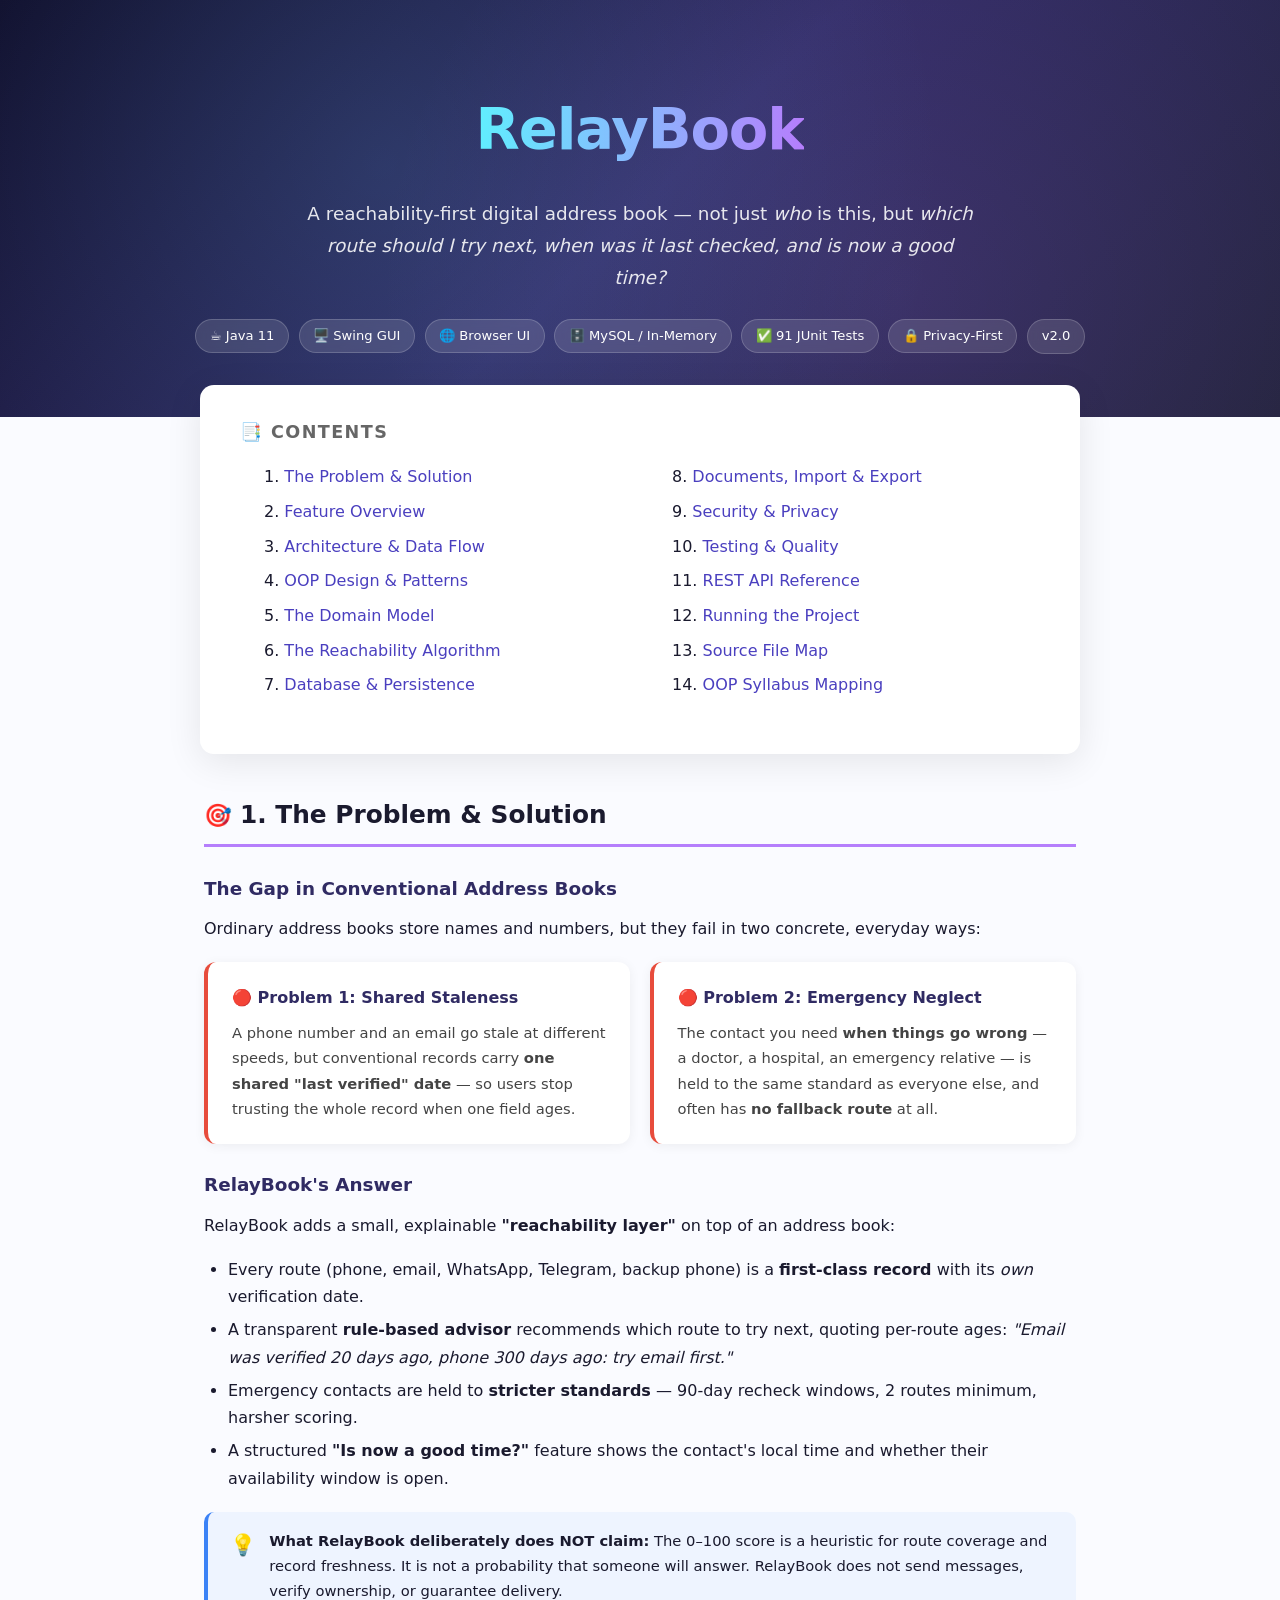
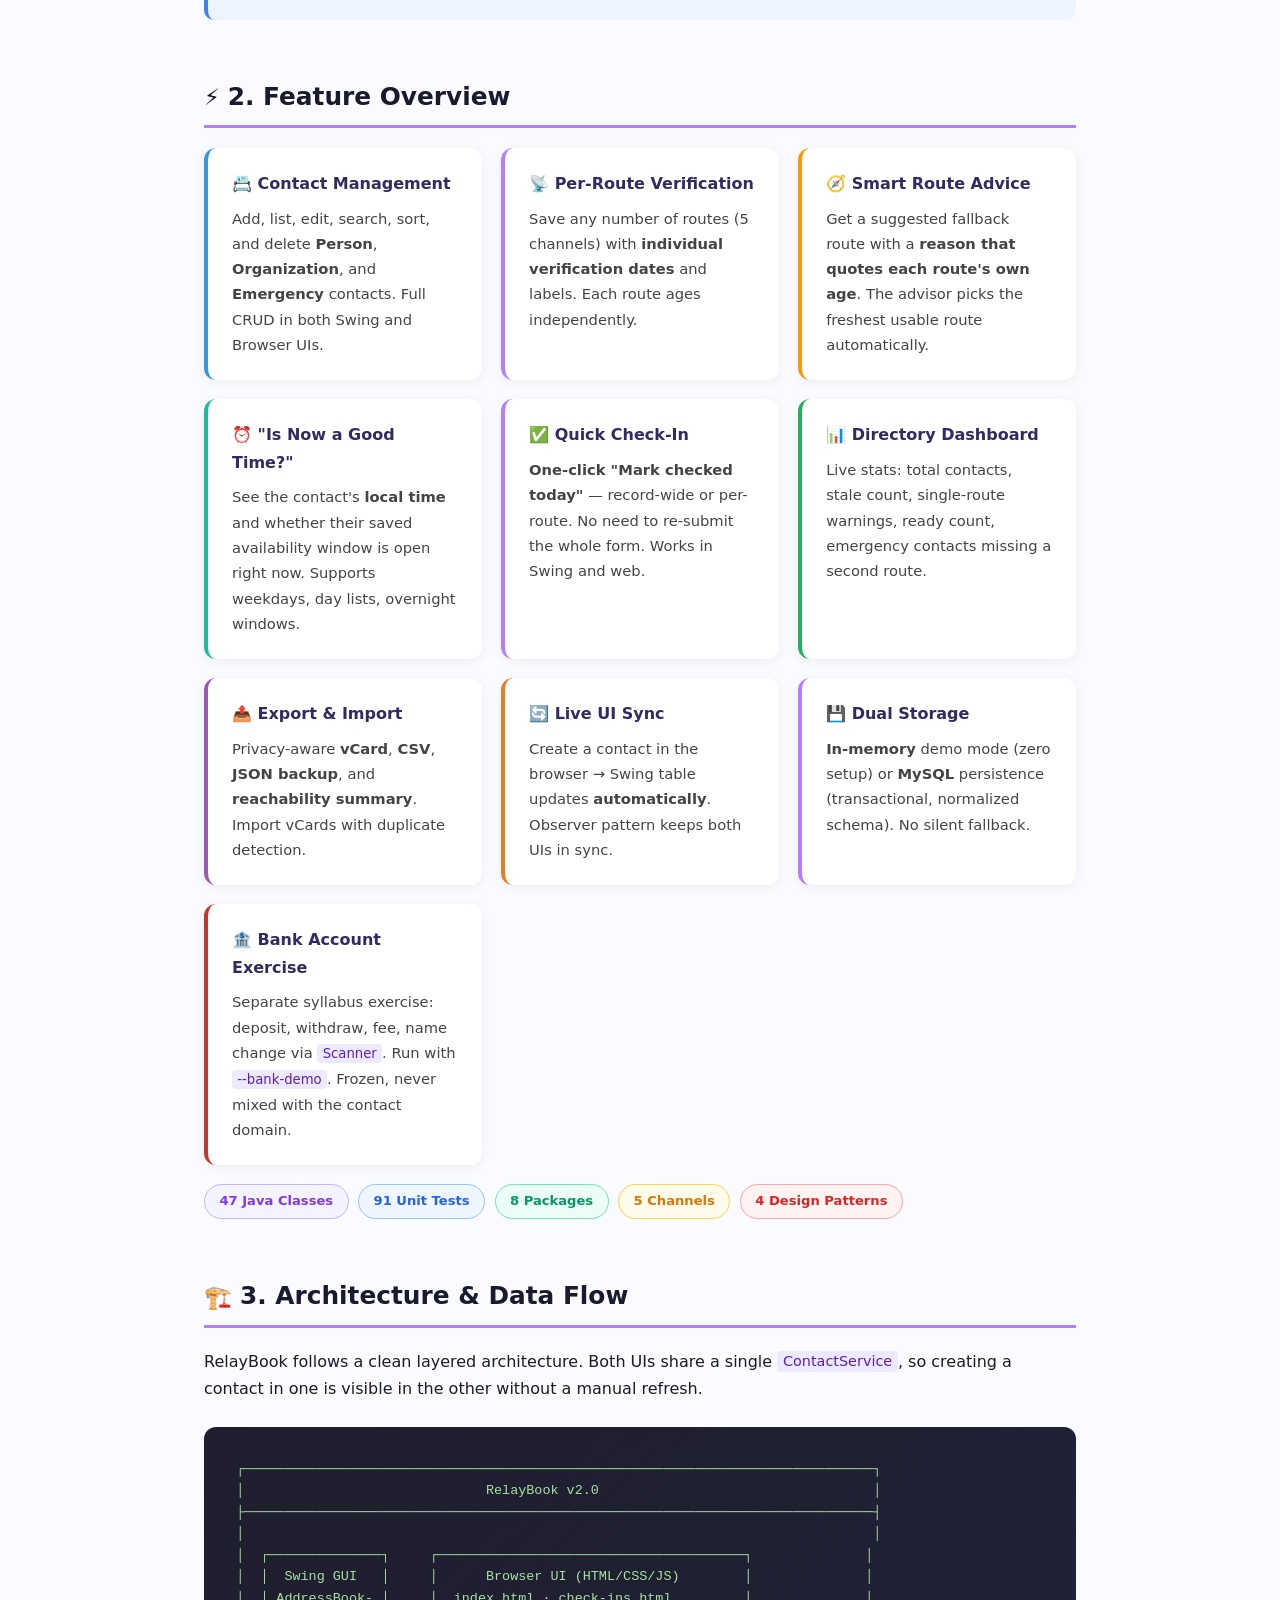
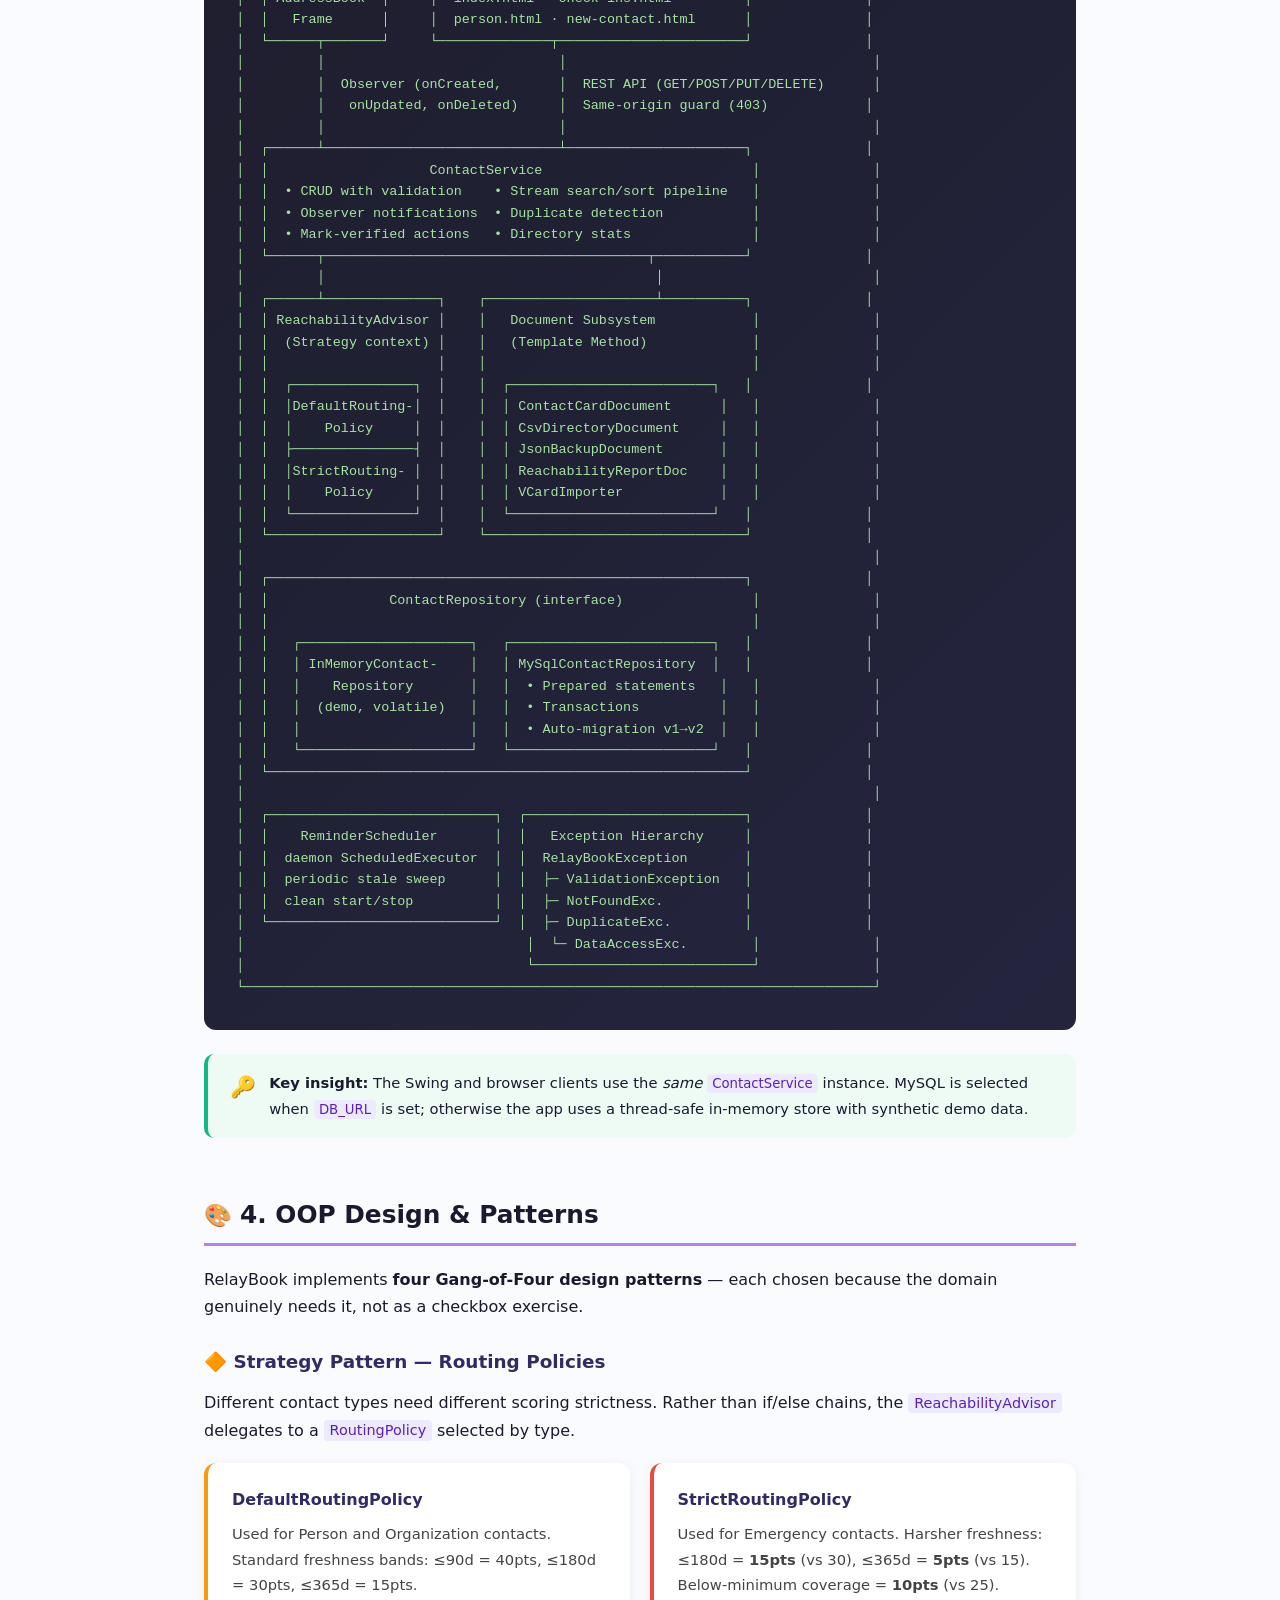
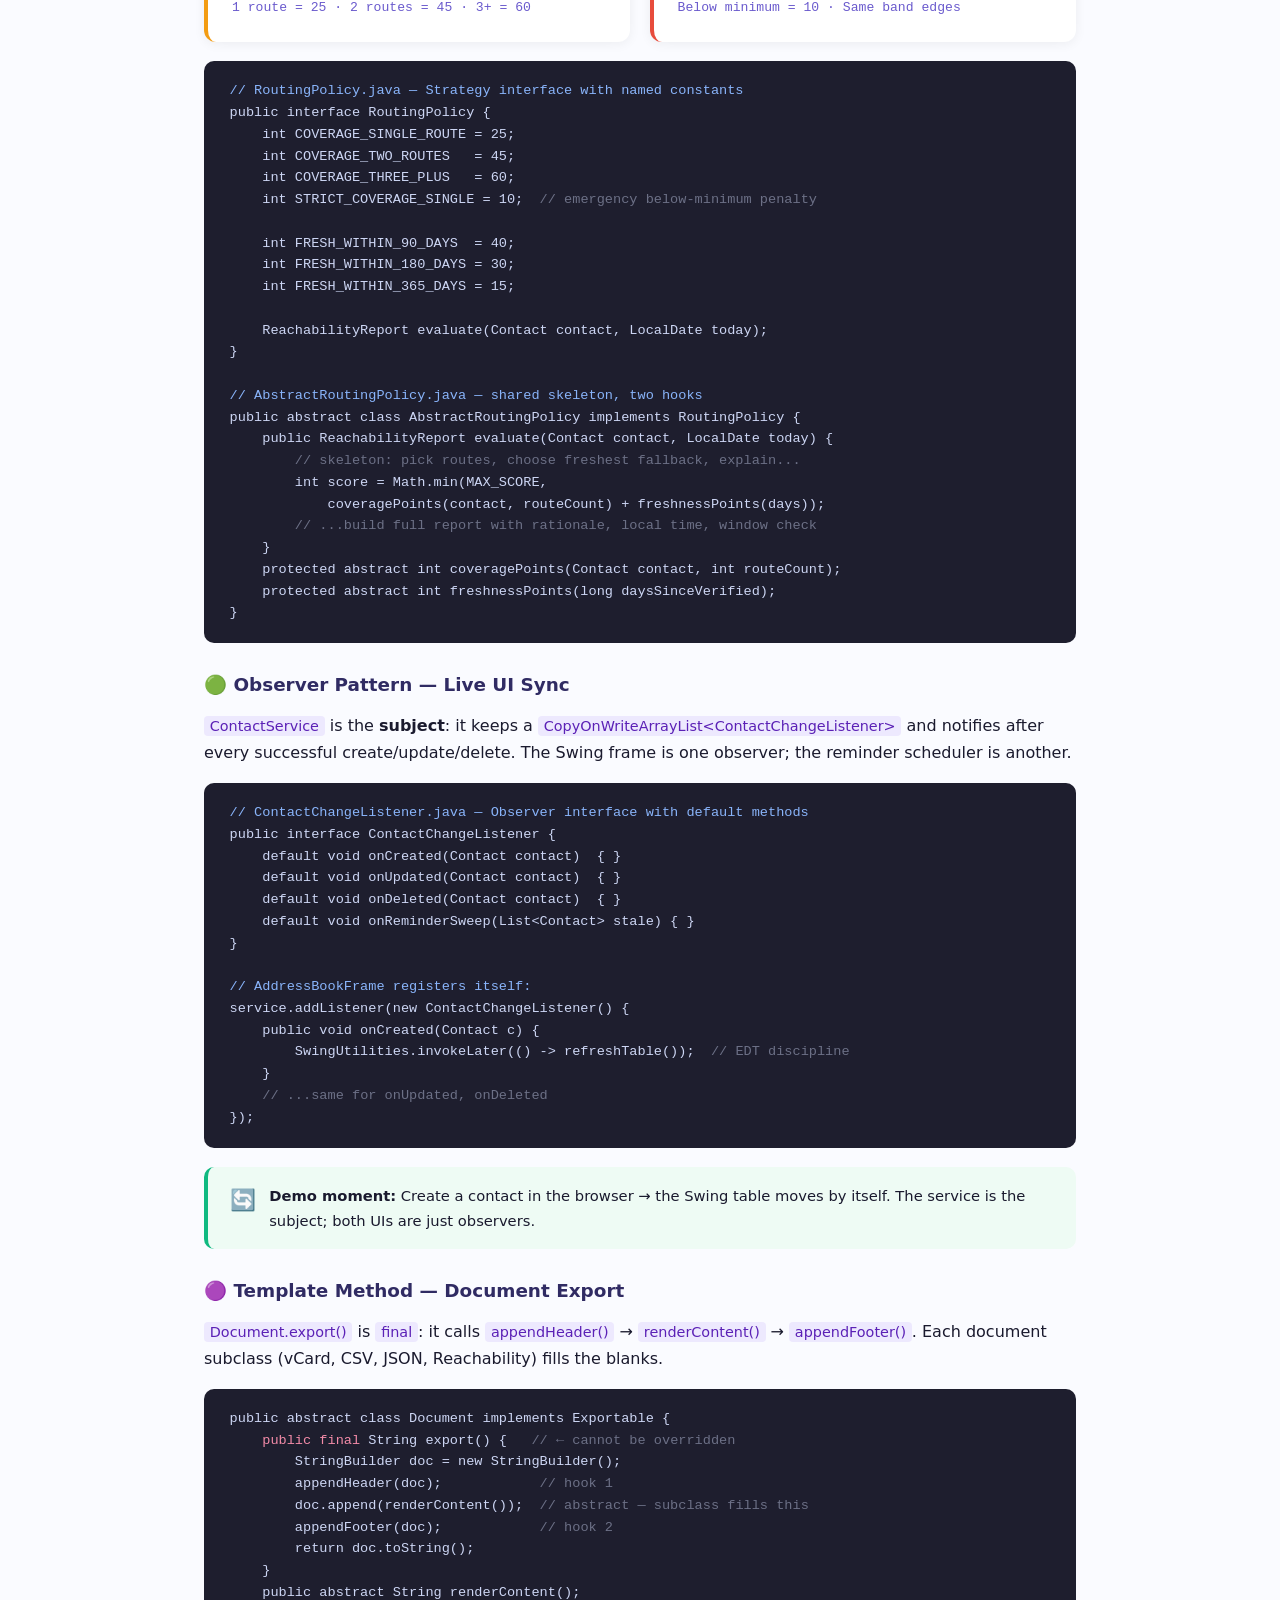
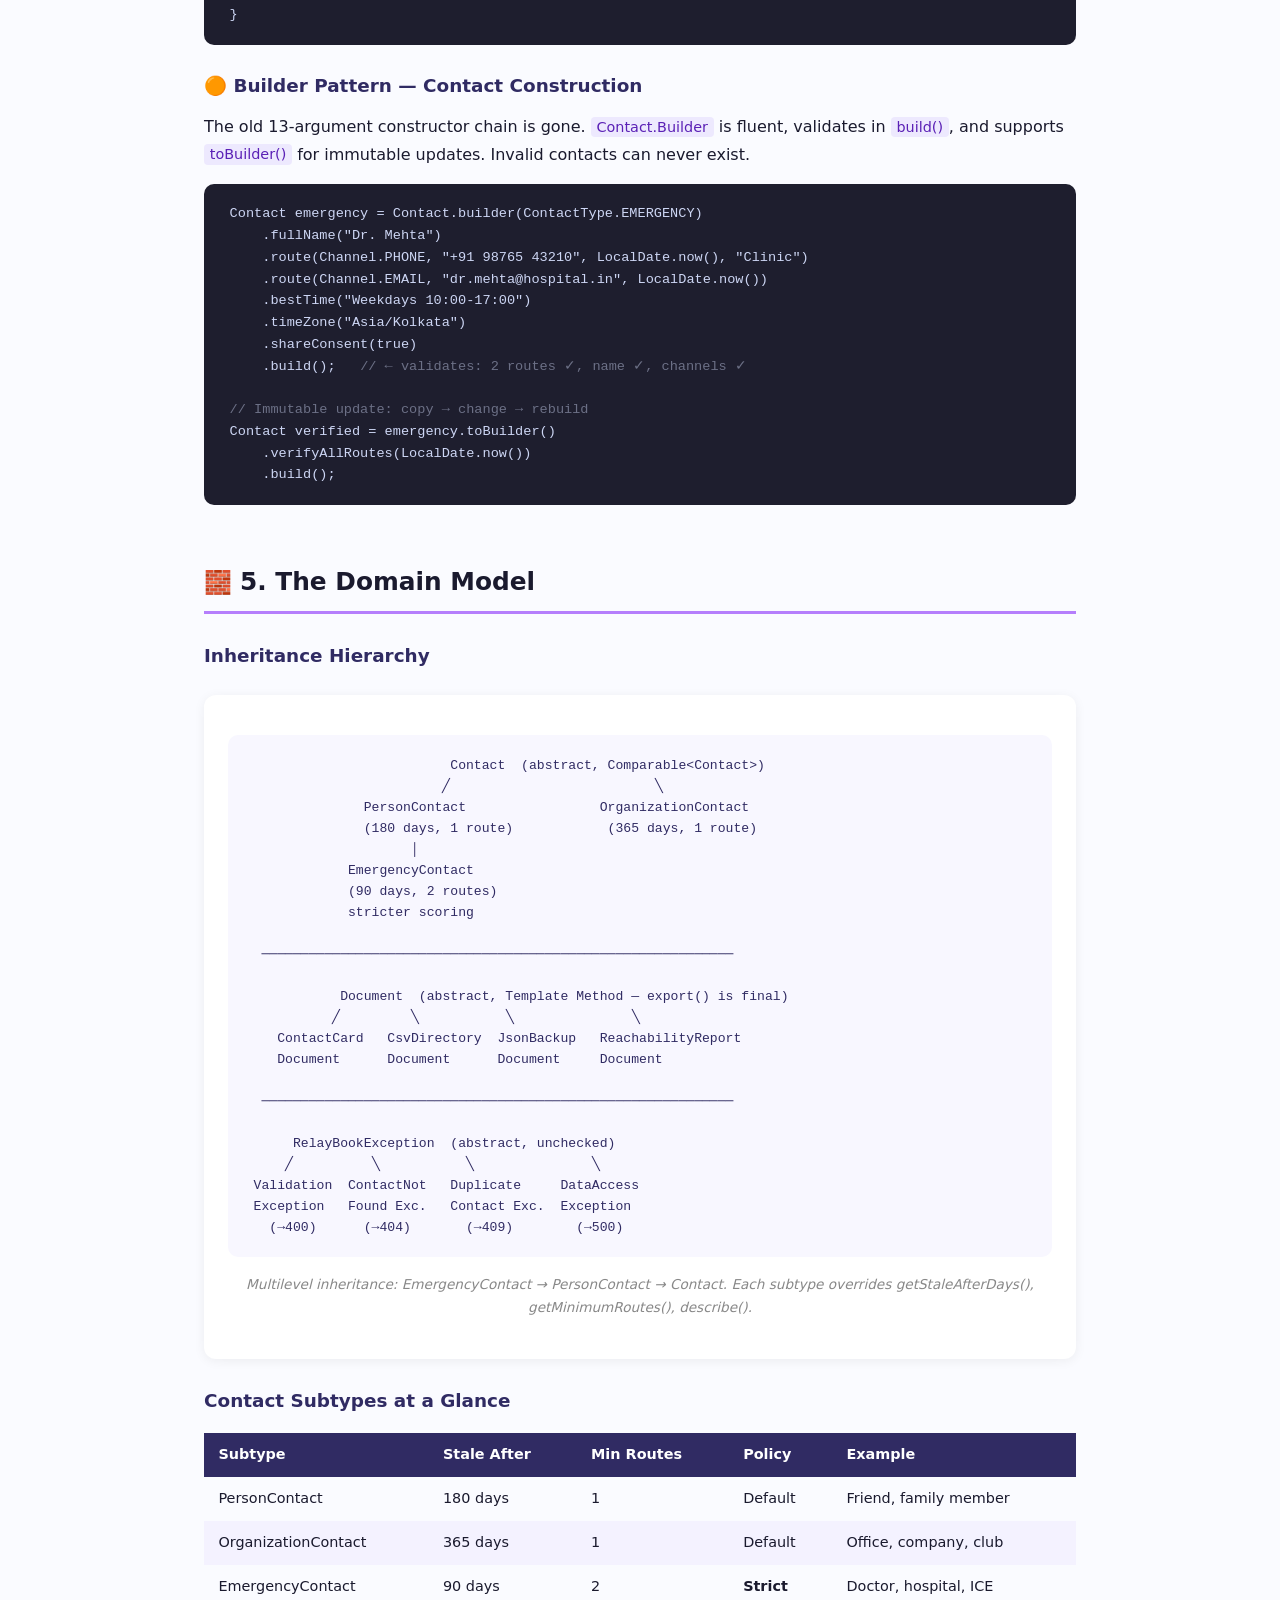
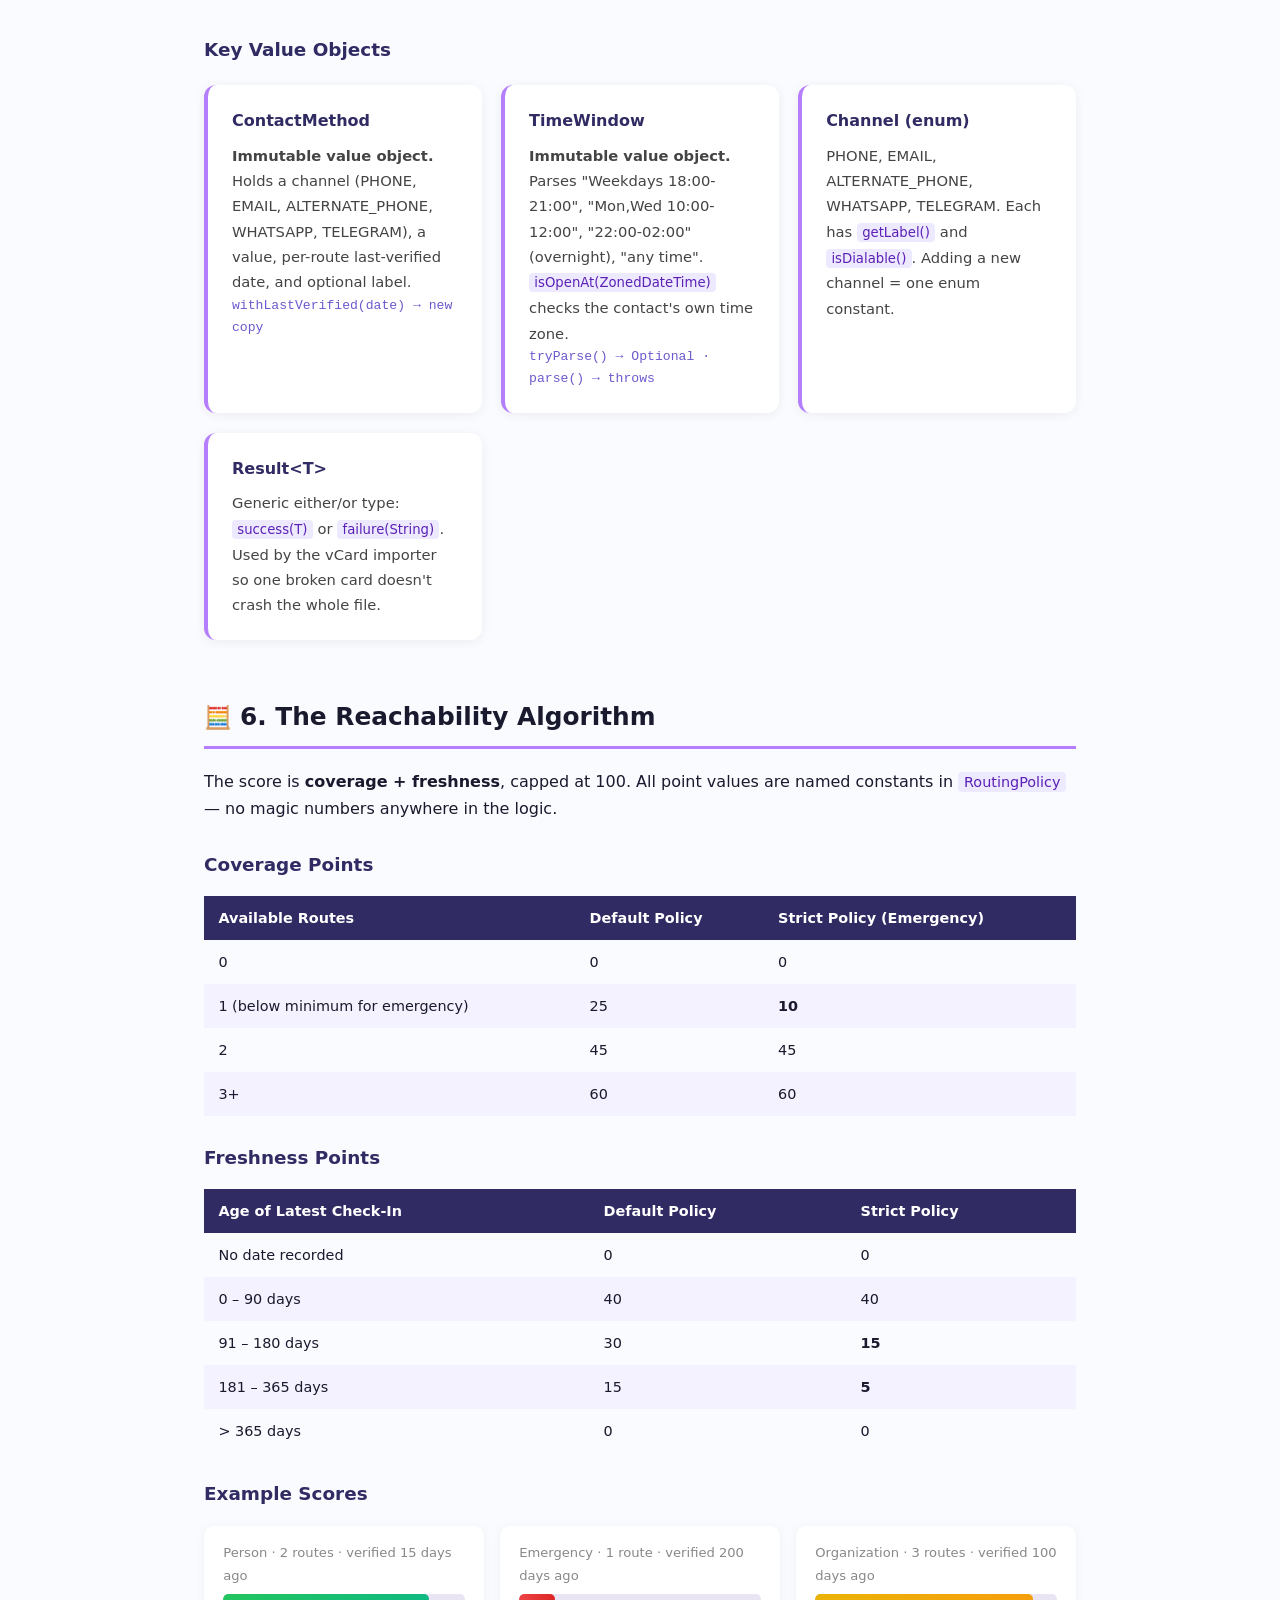
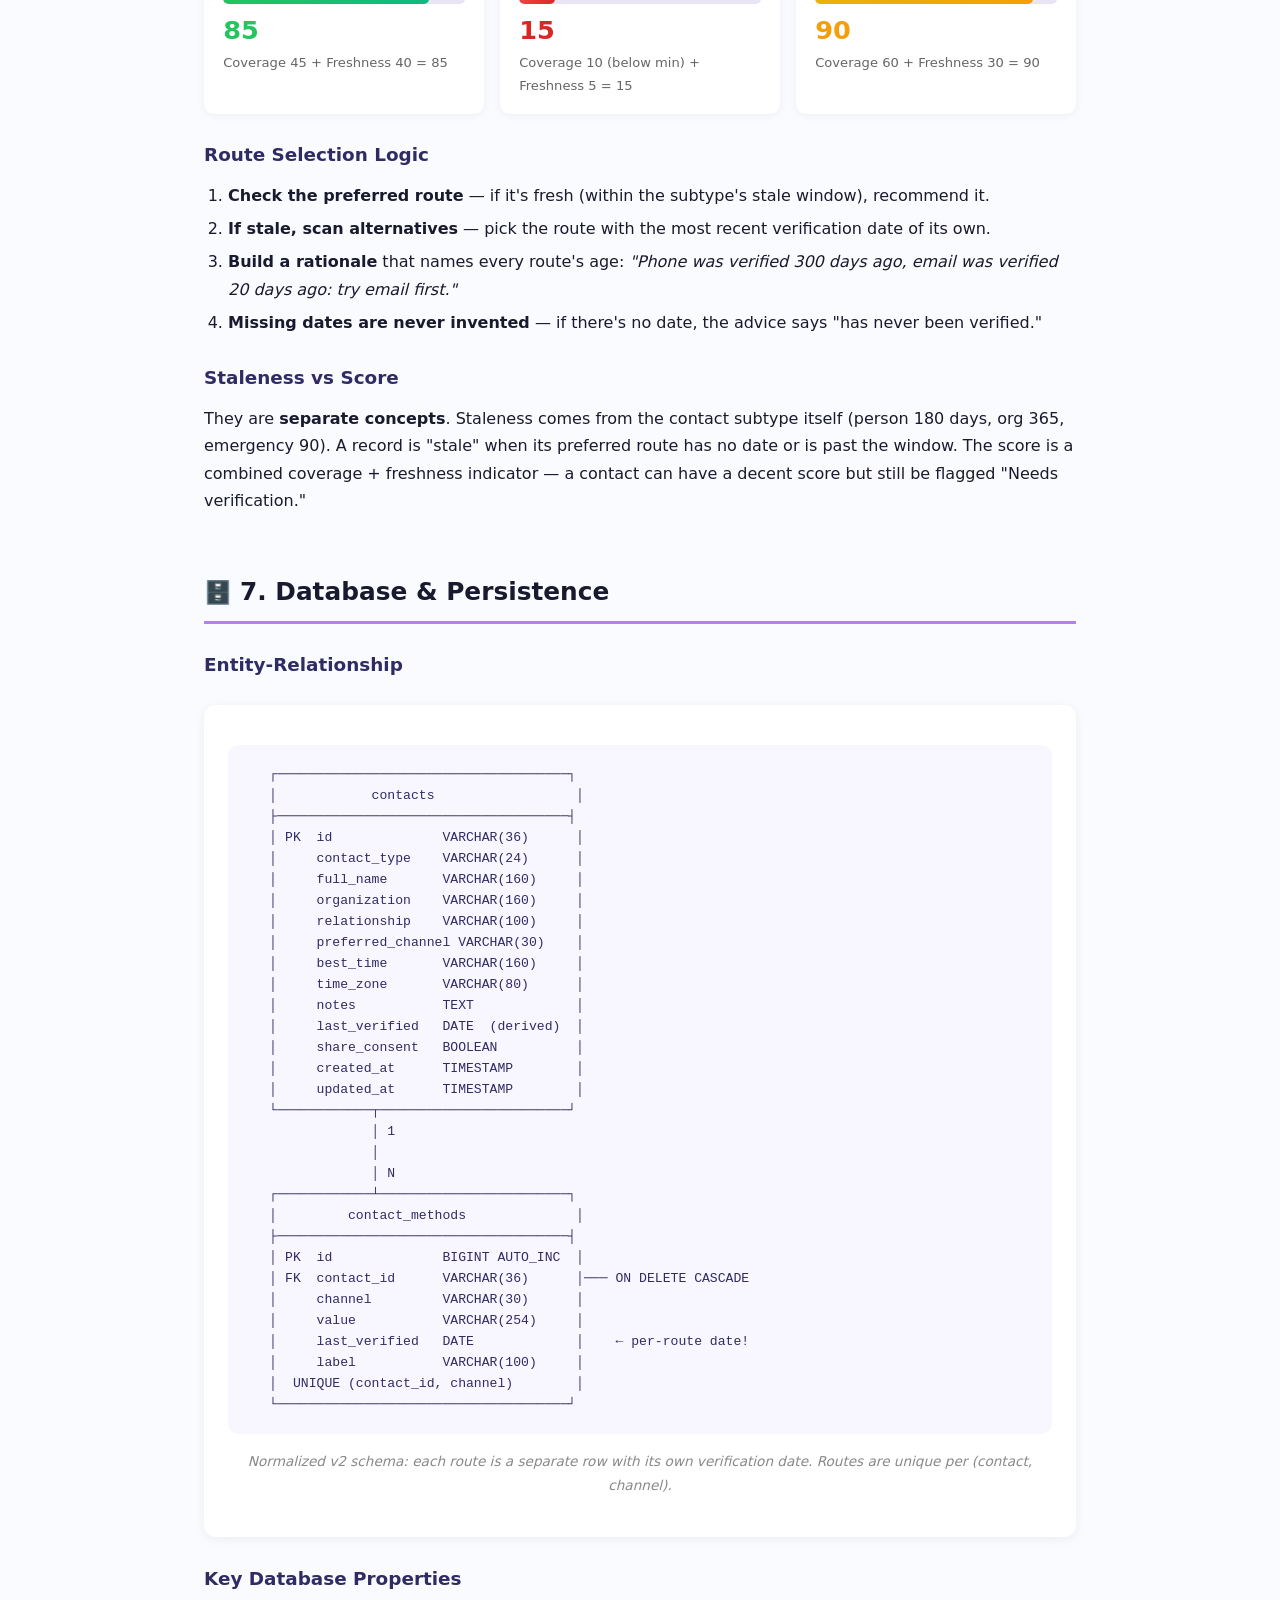
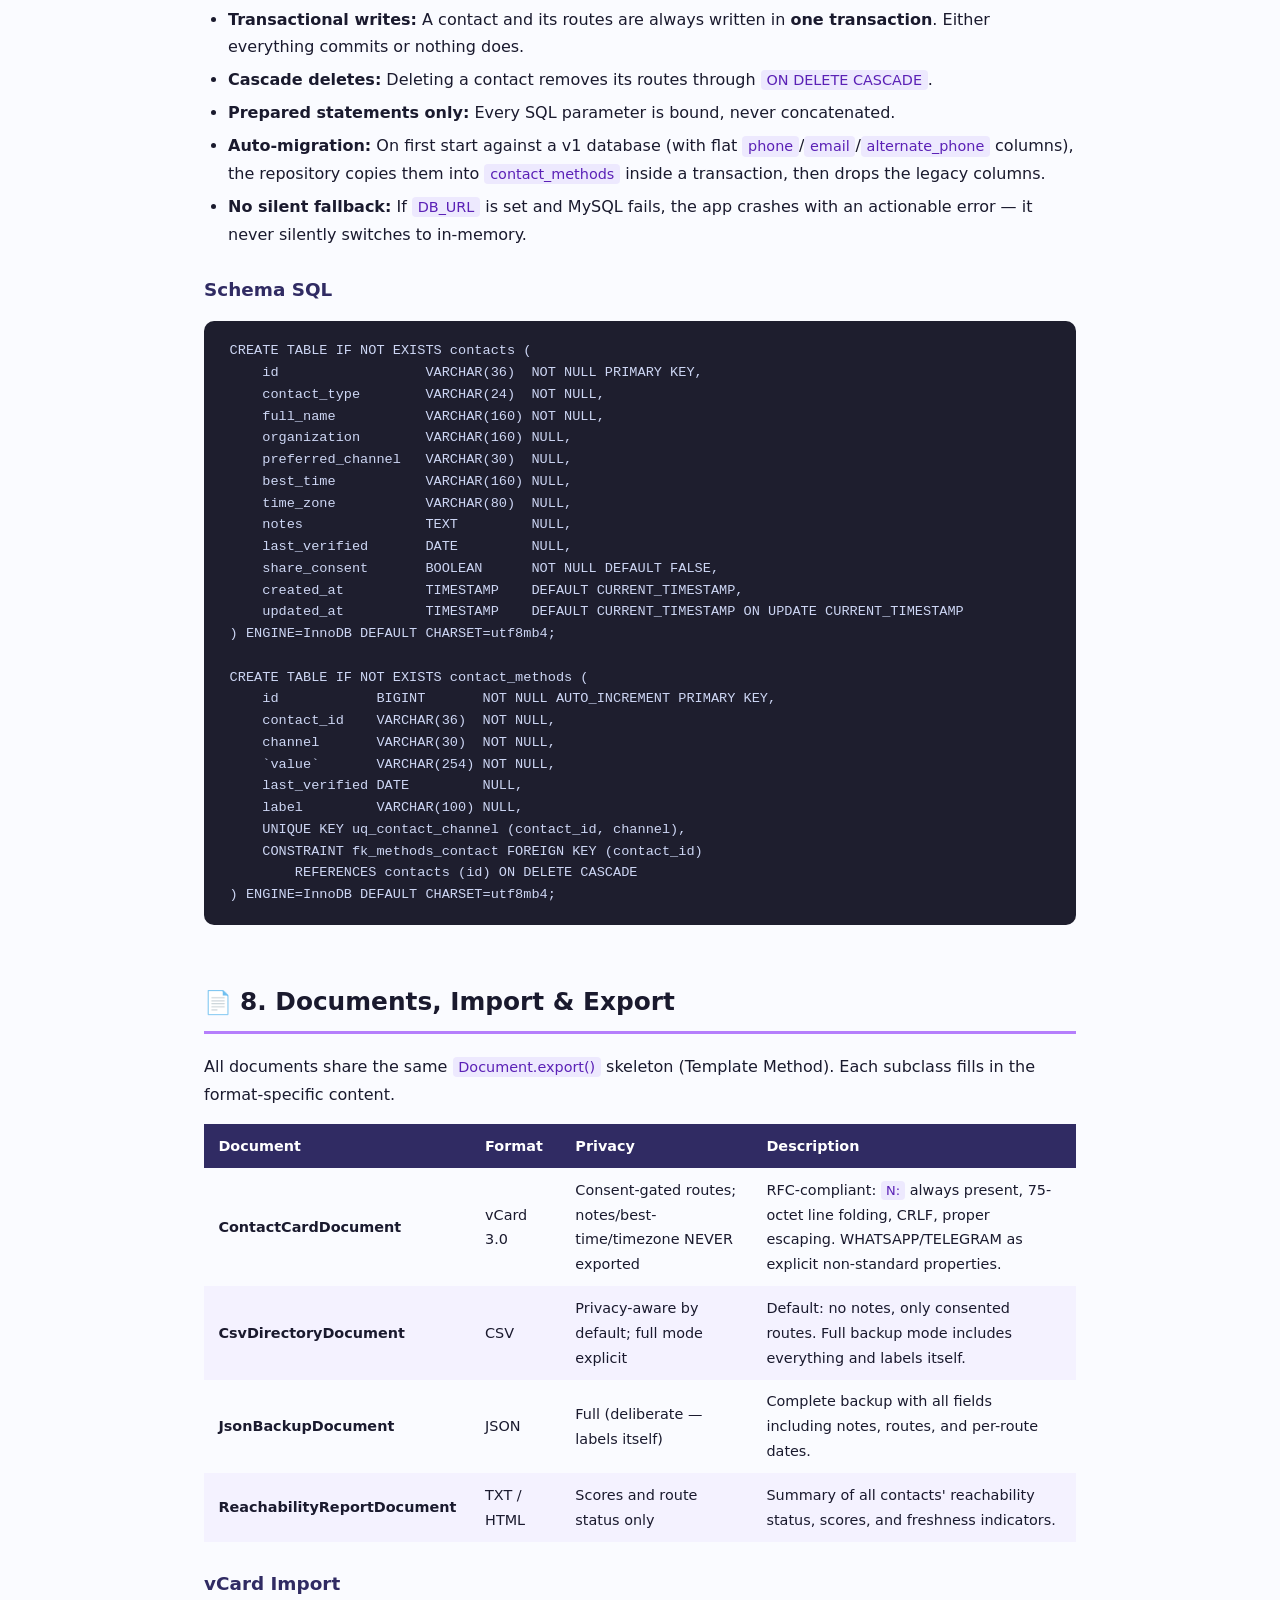
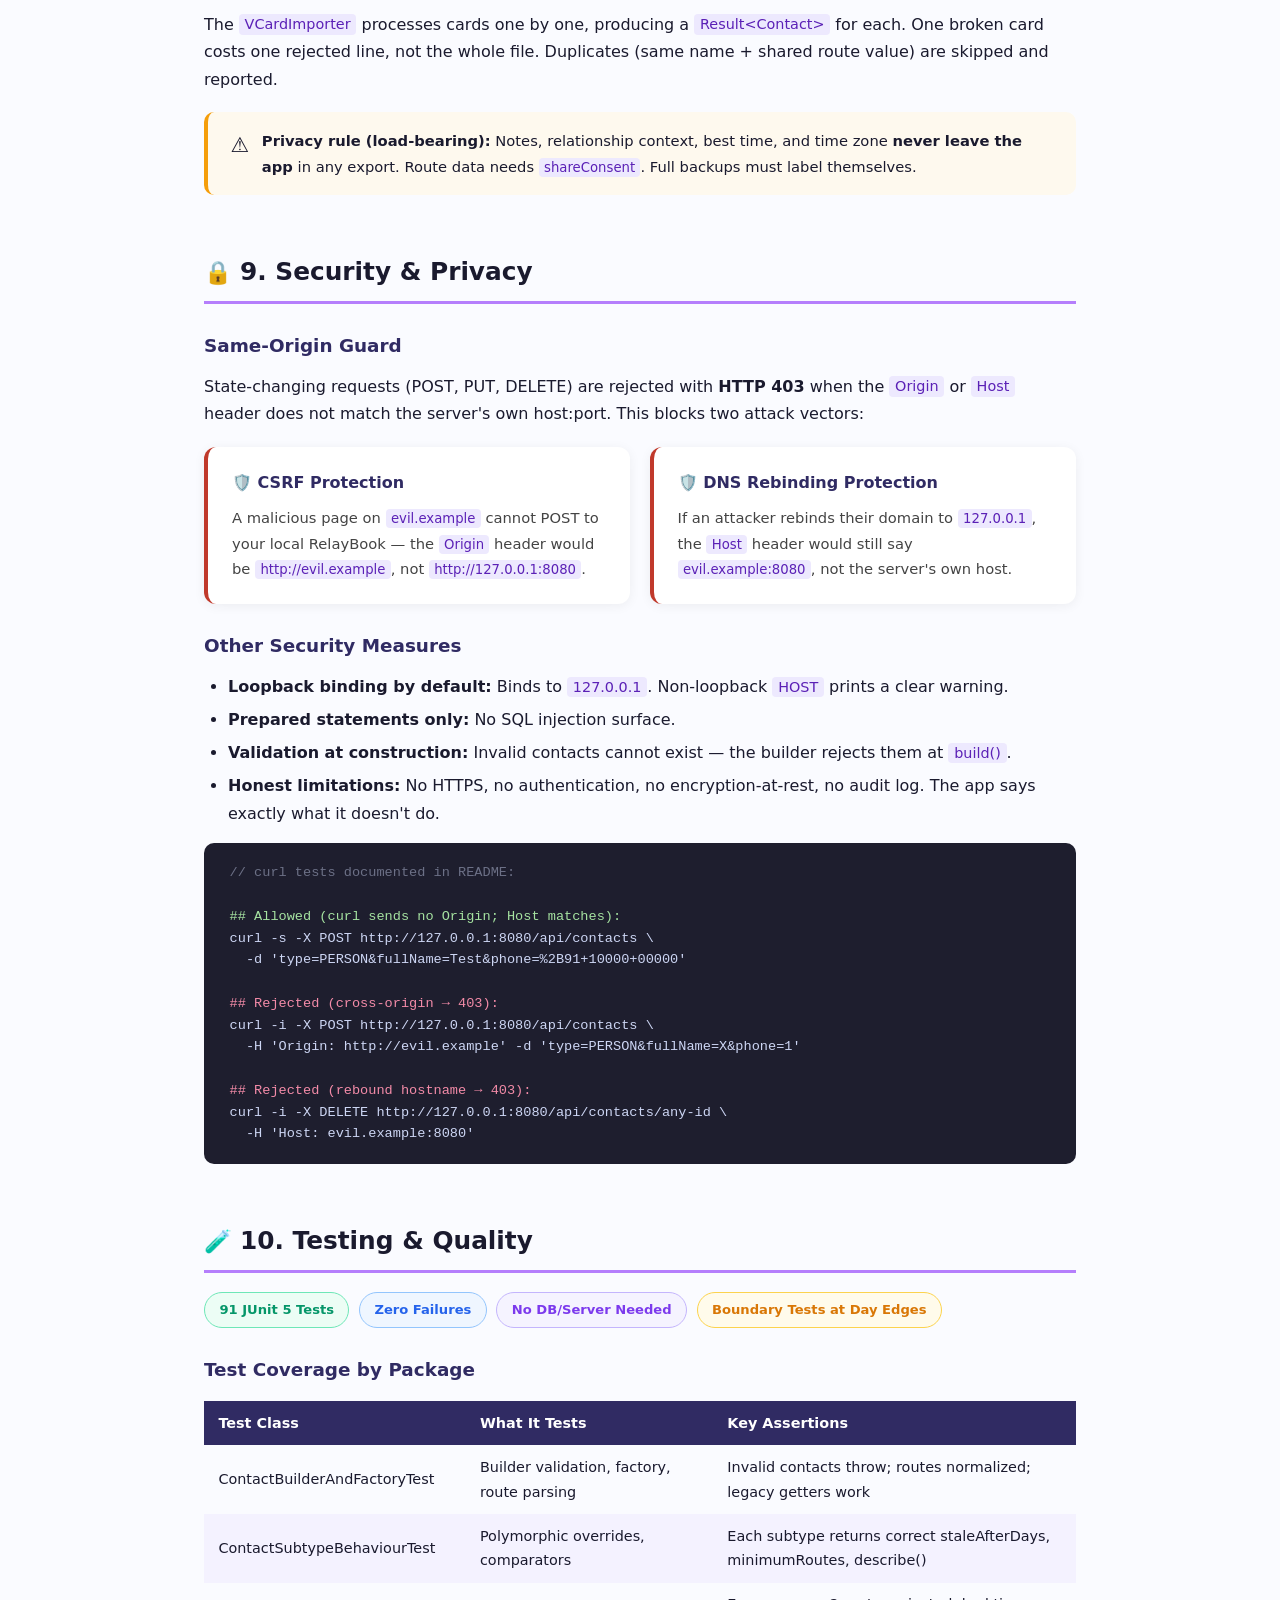
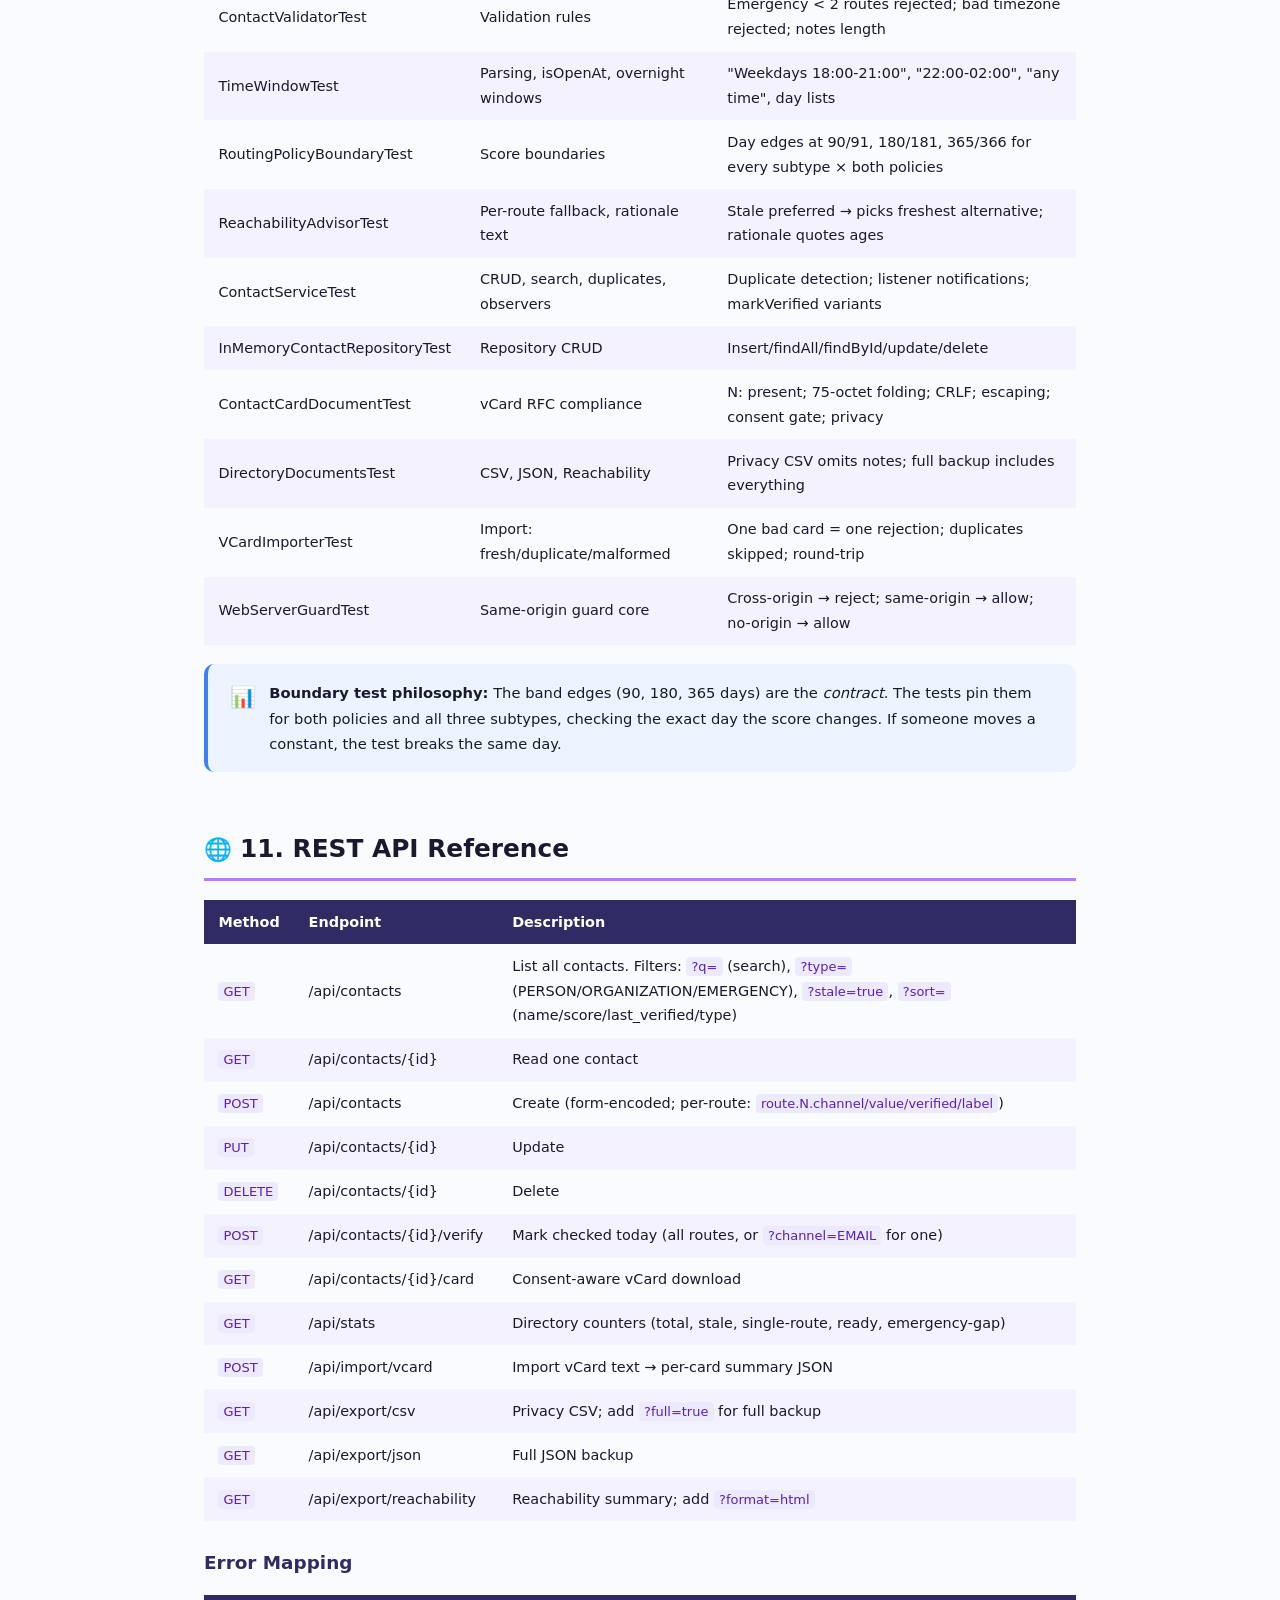
<file: RelayBook-Explained.html>
<!DOCTYPE html>
<html lang="en">
<head>
<meta charset="UTF-8">
<meta name="viewport" content="width=device-width, initial-scale=1.0">
<title>RelayBook — Deep Project Explainer</title>
<style>
  /* ── Reset & Base ────────────────────────────────────── */
  *, *::before, *::after { box-sizing: border-box; margin: 0; padding: 0; }
  html { scroll-behavior: smooth; font-size: 16px; }
  body {
    font-family: 'Segoe UI', system-ui, -apple-system, sans-serif;
    color: #1a1a2e; background: #fafbff;
    line-height: 1.72; padding-bottom: 6rem;
  }

  /* ── Animated Hero ───────────────────────────────────── */
  .hero {
    position: relative; overflow: hidden;
    background: linear-gradient(135deg, #0f0c29 0%, #302b63 50%, #24243e 100%);
    color: #fff; text-align: center; padding: 5rem 2rem 4rem;
  }
  .hero::before {
    content: '';
    position: absolute; inset: 0;
    background: radial-gradient(circle at 30% 40%, rgba(100,200,255,.15) 0%, transparent 60%),
                radial-gradient(circle at 70% 70%, rgba(180,120,255,.12) 0%, transparent 55%);
    animation: auraPulse 8s ease-in-out infinite alternate;
  }
  @keyframes auraPulse {
    0%   { opacity: .6; transform: scale(1); }
    100% { opacity: 1;  transform: scale(1.08); }
  }
  .hero h1 { font-size: clamp(2.2rem, 5vw, 3.6rem); font-weight: 800; letter-spacing: -.02em; position: relative; }
  .hero h1 span { background: linear-gradient(90deg,#60efff,#b57efc); -webkit-background-clip: text; -webkit-text-fill-color: transparent; }
  .hero .tagline {
    font-size: 1.15rem; max-width: 680px; margin: 1.2rem auto 0; opacity: .88; position: relative;
  }
  .hero .badge-row { display: flex; gap: .6rem; justify-content: center; margin-top: 1.6rem; flex-wrap: wrap; position: relative; }
  .badge {
    display: inline-flex; align-items: center; gap: .35rem;
    background: rgba(255,255,255,.12); border: 1px solid rgba(255,255,255,.18);
    padding: .3rem .85rem; border-radius: 20px; font-size: .82rem; backdrop-filter: blur(6px);
  }
  .badge svg { width: 14px; height: 14px; fill: currentColor; }

  /* ── TOC ──────────────────────────────────────────────── */
  .toc {
    max-width: 880px; margin: -2rem auto 2.5rem; position: relative; z-index: 2;
    background: #fff; border-radius: 14px;
    box-shadow: 0 8px 36px rgba(0,0,0,.09); padding: 2rem 2.5rem;
  }
  .toc h2 { font-size: 1.1rem; text-transform: uppercase; letter-spacing: .08em; color: #666; margin-bottom: 1rem; }
  .toc ol { columns: 2; column-gap: 2.5rem; list-style-position: inside; }
  .toc li { break-inside: avoid; margin-bottom: .45rem; }
  .toc a { color: #4a3fbf; text-decoration: none; font-weight: 500; }
  .toc a:hover { text-decoration: underline; }

  /* ── Section layout ──────────────────────────────────── */
  section { max-width: 920px; margin: 0 auto 3.5rem; padding: 0 1.5rem; }
  section > h2 {
    font-size: 1.55rem; font-weight: 700; margin-bottom: 1.2rem;
    padding-bottom: .45rem; border-bottom: 3px solid #b57efc;
    display: flex; align-items: center; gap: .5rem;
  }
  section > h2 .emoji { font-size: 1.4rem; }
  h3 { font-size: 1.15rem; font-weight: 600; color: #302b63; margin: 1.6rem 0 .7rem; }
  h4 { font-size: 1rem; font-weight: 600; margin: 1rem 0 .5rem; }
  p, ul, ol { margin-bottom: 1rem; }
  ul, ol { padding-left: 1.5rem; }
  li { margin-bottom: .35rem; }

  /* ── Cards ────────────────────────────────────────────── */
  .card-grid { display: grid; grid-template-columns: repeat(auto-fit, minmax(260px, 1fr)); gap: 1.2rem; margin: 1.2rem 0; }
  .card {
    background: #fff; border-radius: 12px; padding: 1.4rem 1.5rem;
    box-shadow: 0 2px 12px rgba(0,0,0,.06); border-left: 4px solid #b57efc;
    transition: transform .2s, box-shadow .2s;
  }
  .card:hover { transform: translateY(-3px); box-shadow: 0 6px 24px rgba(0,0,0,.1); }
  .card h4 { margin: 0 0 .5rem; color: #302b63; }
  .card p { font-size: .92rem; margin: 0; color: #444; }
  .card .mono { font-family: 'Cascadia Code', 'Fira Code', monospace; font-size: .82rem; color: #6a5acd; }

  /* ── Accent cards ─────────────────────────────────────── */
  .card.emergency { border-left-color: #e74c3c; }
  .card.person     { border-left-color: #3498db; }
  .card.org        { border-left-color: #27ae60; }
  .card.strategy   { border-left-color: #f39c12; }
  .card.observer   { border-left-color: #1abc9c; }
  .card.template   { border-left-color: #9b59b6; }
  .card.builder    { border-left-color: #e67e22; }
  .card.exception  { border-left-color: #c0392b; }

  /* ── Code blocks ──────────────────────────────────────── */
  pre {
    background: #1e1e2e; color: #cdd6f4; border-radius: 10px;
    padding: 1.2rem 1.6rem; overflow-x: auto; font-size: .85rem;
    line-height: 1.6; margin: 1rem 0; font-family: 'Cascadia Code', 'Fira Code', 'Consolas', monospace;
  }
  code { font-family: inherit; }
  :not(pre) > code {
    background: #ede9fe; color: #5b21b6; padding: .15em .4em; border-radius: 4px;
    font-size: .9em;
  }

  /* ── Tables ───────────────────────────────────────────── */
  .table-wrap { overflow-x: auto; margin: 1rem 0; }
  table { width: 100%; border-collapse: collapse; font-size: .9rem; }
  thead { background: #302b63; color: #fff; }
  th, td { padding: .6rem .9rem; text-align: left; }
  th { font-weight: 600; }
  tbody tr:nth-child(even) { background: #f4f2ff; }
  tbody tr:hover { background: #ede9fe; }
  td:first-child { font-weight: 500; }

  /* ── Diagram containers ──────────────────────────────── */
  .diagram {
    background: #fff; border-radius: 12px; padding: 1.5rem;
    box-shadow: 0 2px 12px rgba(0,0,0,.06); margin: 1.5rem 0; overflow-x: auto;
    text-align: center;
  }
  .diagram pre { background: #f8f7ff; color: #302b63; text-align: left; font-size: .82rem; }
  .diagram-caption { font-size: .85rem; color: #888; margin-top: .5rem; font-style: italic; }

  /* ── Callout boxes ───────────────────────────────────── */
  .callout {
    border-radius: 10px; padding: 1rem 1.4rem; margin: 1.2rem 0;
    display: flex; gap: .8rem; align-items: flex-start;
  }
  .callout .icon { font-size: 1.3rem; flex-shrink: 0; }
  .callout.info  { background: #eef4ff; border-left: 4px solid #3b82f6; }
  .callout.warn  { background: #fef9ee; border-left: 4px solid #f59e0b; }
  .callout.tip   { background: #eefbf4; border-left: 4px solid #10b981; }
  .callout p { margin: 0; font-size: .92rem; }

  /* ── Flow / arch diagrams (ASCII rendered) ───────────── */
  .arch-box {
    background: linear-gradient(135deg, #1e1e2e 0%, #24243e 100%);
    border-radius: 12px; padding: 2rem; margin: 1.5rem 0;
    overflow-x: auto;
  }
  .arch-box pre { background: transparent; color: #a6e3a1; padding: 0; margin: 0; font-size: .84rem; }

  /* ── Score visual ────────────────────────────────────── */
  .score-bar-container { display: flex; gap: 1rem; flex-wrap: wrap; margin: 1rem 0; }
  .score-example {
    flex: 1; min-width: 200px;
    background: #fff; border-radius: 10px; padding: 1rem 1.2rem;
    box-shadow: 0 2px 10px rgba(0,0,0,.05);
  }
  .score-example .label { font-size: .82rem; color: #888; margin-bottom: .4rem; }
  .score-bar { height: 10px; border-radius: 5px; background: #e9e5f5; overflow: hidden; }
  .score-fill { height: 100%; border-radius: 5px; transition: width .6s ease; }
  .score-fill.green  { background: linear-gradient(90deg, #22c55e, #10b981); }
  .score-fill.yellow { background: linear-gradient(90deg, #eab308, #f59e0b); }
  .score-fill.red    { background: linear-gradient(90deg, #ef4444, #dc2626); }
  .score-value { font-size: 1.6rem; font-weight: 800; margin-top: .3rem; }

  /* ── Stats / feature pills ───────────────────────────── */
  .pill-row { display: flex; gap: .6rem; flex-wrap: wrap; margin: 1rem 0; }
  .pill {
    padding: .35rem .9rem; border-radius: 20px; font-size: .82rem; font-weight: 600;
    border: 1.5px solid; display: inline-flex; align-items: center; gap: .3rem;
  }
  .pill.purple { color: #7c3aed; border-color: #c4b5fd; background: #f5f3ff; }
  .pill.blue   { color: #2563eb; border-color: #93c5fd; background: #eff6ff; }
  .pill.green  { color: #059669; border-color: #6ee7b7; background: #ecfdf5; }
  .pill.red    { color: #dc2626; border-color: #fca5a5; background: #fef2f2; }
  .pill.orange { color: #d97706; border-color: #fcd34d; background: #fffbeb; }

  /* ── Footer ──────────────────────────────────────────── */
  footer {
    text-align: center; padding: 2.5rem 1rem; color: #999;
    font-size: .85rem; border-top: 1px solid #e5e7eb; max-width: 920px; margin: 0 auto;
  }
  footer strong { color: #555; }

  /* ── Responsive ──────────────────────────────────────── */
  @media (max-width: 640px) {
    .toc ol { columns: 1; }
    .card-grid { grid-template-columns: 1fr; }
    section { padding: 0 1rem; }
    .hero { padding: 3.5rem 1rem 3rem; }
  }
</style>
</head>
<body>

<!-- ════════════════════════════════════════════════════════
     HERO
     ════════════════════════════════════════════════════════ -->
<header class="hero">
  <h1><span>RelayBook</span></h1>
  <p class="tagline">A reachability-first digital address book — not just <em>who</em> is this, but <em>which route should I try next, when was it last checked, and is now a good time?</em></p>
  <div class="badge-row">
    <span class="badge">☕ Java 11</span>
    <span class="badge">🖥️ Swing GUI</span>
    <span class="badge">🌐 Browser UI</span>
    <span class="badge">🗄️ MySQL / In-Memory</span>
    <span class="badge">✅ 91 JUnit Tests</span>
    <span class="badge">🔒 Privacy-First</span>
    <span class="badge">v2.0</span>
  </div>
</header>

<!-- ════════════════════════════════════════════════════════
     TABLE OF CONTENTS
     ════════════════════════════════════════════════════════ -->
<nav class="toc">
  <h2>📑 Contents</h2>
  <ol>
    <li><a href="#problem">The Problem & Solution</a></li>
    <li><a href="#features">Feature Overview</a></li>
    <li><a href="#architecture">Architecture & Data Flow</a></li>
    <li><a href="#oop">OOP Design & Patterns</a></li>
    <li><a href="#model">The Domain Model</a></li>
    <li><a href="#algorithm">The Reachability Algorithm</a></li>
    <li><a href="#database">Database & Persistence</a></li>
    <li><a href="#documents">Documents, Import & Export</a></li>
    <li><a href="#security">Security & Privacy</a></li>
    <li><a href="#testing">Testing & Quality</a></li>
    <li><a href="#api">REST API Reference</a></li>
    <li><a href="#running">Running the Project</a></li>
    <li><a href="#file-map">Source File Map</a></li>
    <li><a href="#syllabus">OOP Syllabus Mapping</a></li>
  </ol>
</nav>

<!-- ════════════════════════════════════════════════════════
     1. THE PROBLEM
     ════════════════════════════════════════════════════════ -->
<section id="problem">
  <h2><span class="emoji">🎯</span> 1. The Problem & Solution</h2>

  <h3>The Gap in Conventional Address Books</h3>
  <p>Ordinary address books store names and numbers, but they fail in two concrete, everyday ways:</p>

  <div class="card-grid">
    <div class="card emergency">
      <h4>🔴 Problem 1: Shared Staleness</h4>
      <p>A phone number and an email go stale at different speeds, but conventional records carry <strong>one shared "last verified" date</strong> — so users stop trusting the whole record when one field ages.</p>
    </div>
    <div class="card emergency">
      <h4>🔴 Problem 2: Emergency Neglect</h4>
      <p>The contact you need <strong>when things go wrong</strong> — a doctor, a hospital, an emergency relative — is held to the same standard as everyone else, and often has <strong>no fallback route</strong> at all.</p>
    </div>
  </div>

  <h3>RelayBook's Answer</h3>
  <p>RelayBook adds a small, explainable <strong>"reachability layer"</strong> on top of an address book:</p>
  <ul>
    <li>Every route (phone, email, WhatsApp, Telegram, backup phone) is a <strong>first-class record</strong> with its <em>own</em> verification date.</li>
    <li>A transparent <strong>rule-based advisor</strong> recommends which route to try next, quoting per-route ages: <em>"Email was verified 20 days ago, phone 300 days ago: try email first."</em></li>
    <li>Emergency contacts are held to <strong>stricter standards</strong> — 90-day recheck windows, 2 routes minimum, harsher scoring.</li>
    <li>A structured <strong>"Is now a good time?"</strong> feature shows the contact's local time and whether their availability window is open.</li>
  </ul>

  <div class="callout info">
    <span class="icon">💡</span>
    <p><strong>What RelayBook deliberately does NOT claim:</strong> The 0–100 score is a heuristic for route coverage and record freshness. It is not a probability that someone will answer. RelayBook does not send messages, verify ownership, or guarantee delivery.</p>
  </div>
</section>

<!-- ════════════════════════════════════════════════════════
     2. FEATURES
     ════════════════════════════════════════════════════════ -->
<section id="features">
  <h2><span class="emoji">⚡</span> 2. Feature Overview</h2>

  <div class="card-grid">
    <div class="card person">
      <h4>📇 Contact Management</h4>
      <p>Add, list, edit, search, sort, and delete <strong>Person</strong>, <strong>Organization</strong>, and <strong>Emergency</strong> contacts. Full CRUD in both Swing and Browser UIs.</p>
    </div>
    <div class="card">
      <h4>📡 Per-Route Verification</h4>
      <p>Save any number of routes (5 channels) with <strong>individual verification dates</strong> and labels. Each route ages independently.</p>
    </div>
    <div class="card strategy">
      <h4>🧭 Smart Route Advice</h4>
      <p>Get a suggested fallback route with a <strong>reason that quotes each route's own age</strong>. The advisor picks the freshest usable route automatically.</p>
    </div>
    <div class="card observer">
      <h4>⏰ "Is Now a Good Time?"</h4>
      <p>See the contact's <strong>local time</strong> and whether their saved availability window is open right now. Supports weekdays, day lists, overnight windows.</p>
    </div>
    <div class="card">
      <h4>✅ Quick Check-In</h4>
      <p><strong>One-click "Mark checked today"</strong> — record-wide or per-route. No need to re-submit the whole form. Works in Swing and web.</p>
    </div>
    <div class="card org">
      <h4>📊 Directory Dashboard</h4>
      <p>Live stats: total contacts, stale count, single-route warnings, ready count, emergency contacts missing a second route.</p>
    </div>
    <div class="card template">
      <h4>📤 Export & Import</h4>
      <p>Privacy-aware <strong>vCard</strong>, <strong>CSV</strong>, <strong>JSON backup</strong>, and <strong>reachability summary</strong>. Import vCards with duplicate detection.</p>
    </div>
    <div class="card builder">
      <h4>🔄 Live UI Sync</h4>
      <p>Create a contact in the browser → Swing table updates <strong>automatically</strong>. Observer pattern keeps both UIs in sync.</p>
    </div>
    <div class="card">
      <h4>💾 Dual Storage</h4>
      <p><strong>In-memory</strong> demo mode (zero setup) or <strong>MySQL</strong> persistence (transactional, normalized schema). No silent fallback.</p>
    </div>
    <div class="card exception">
      <h4>🏦 Bank Account Exercise</h4>
      <p>Separate syllabus exercise: deposit, withdraw, fee, name change via <code>Scanner</code>. Run with <code>--bank-demo</code>. Frozen, never mixed with the contact domain.</p>
    </div>
  </div>

  <div class="pill-row">
    <span class="pill purple">47 Java Classes</span>
    <span class="pill blue">91 Unit Tests</span>
    <span class="pill green">8 Packages</span>
    <span class="pill orange">5 Channels</span>
    <span class="pill red">4 Design Patterns</span>
  </div>
</section>

<!-- ════════════════════════════════════════════════════════
     3. ARCHITECTURE
     ════════════════════════════════════════════════════════ -->
<section id="architecture">
  <h2><span class="emoji">🏗️</span> 3. Architecture & Data Flow</h2>

  <p>RelayBook follows a clean layered architecture. Both UIs share a single <code>ContactService</code>, so creating a contact in one is visible in the other without a manual refresh.</p>

  <div class="arch-box">
<pre>
┌──────────────────────────────────────────────────────────────────────────────┐
│                              RelayBook v2.0                                  │
├──────────────────────────────────────────────────────────────────────────────┤
│                                                                              │
│  ┌──────────────┐     ┌──────────────────────────────────────┐              │
│  │  Swing GUI   │     │      Browser UI (HTML/CSS/JS)        │              │
│  │ AddressBook- │     │  index.html · check-ins.html         │              │
│  │   Frame      │     │  person.html · new-contact.html      │              │
│  └──────┬───────┘     └──────────────┬───────────────────────┘              │
│         │                             │                                      │
│         │  Observer (onCreated,       │  REST API (GET/POST/PUT/DELETE)      │
│         │   onUpdated, onDeleted)     │  Same-origin guard (403)            │
│         │                             │                                      │
│  ┌──────┴─────────────────────────────┴──────────────────────┐              │
│  │                    ContactService                          │              │
│  │  • CRUD with validation    • Stream search/sort pipeline   │              │
│  │  • Observer notifications  • Duplicate detection           │              │
│  │  • Mark-verified actions   • Directory stats               │              │
│  └──────┬────────────────────────────────────────┬───────────┘              │
│         │                                         │                          │
│  ┌──────┴──────────────┐    ┌─────────────────────┴──────────┐              │
│  │ ReachabilityAdvisor │    │   Document Subsystem            │              │
│  │  (Strategy context) │    │   (Template Method)             │              │
│  │                     │    │                                 │              │
│  │  ┌───────────────┐  │    │  ┌─────────────────────────┐   │              │
│  │  │DefaultRouting-│  │    │  │ ContactCardDocument      │   │              │
│  │  │    Policy     │  │    │  │ CsvDirectoryDocument     │   │              │
│  │  ├───────────────┤  │    │  │ JsonBackupDocument       │   │              │
│  │  │StrictRouting- │  │    │  │ ReachabilityReportDoc    │   │              │
│  │  │    Policy     │  │    │  │ VCardImporter            │   │              │
│  │  └───────────────┘  │    │  └─────────────────────────┘   │              │
│  └─────────────────────┘    └────────────────────────────────┘              │
│                                                                              │
│  ┌───────────────────────────────────────────────────────────┐              │
│  │               ContactRepository (interface)                │              │
│  │                                                            │              │
│  │   ┌─────────────────────┐   ┌─────────────────────────┐   │              │
│  │   │ InMemoryContact-    │   │ MySqlContactRepository  │   │              │
│  │   │    Repository       │   │  • Prepared statements   │   │              │
│  │   │  (demo, volatile)   │   │  • Transactions          │   │              │
│  │   │                     │   │  • Auto-migration v1→v2  │   │              │
│  │   └─────────────────────┘   └─────────────────────────┘   │              │
│  └───────────────────────────────────────────────────────────┘              │
│                                                                              │
│  ┌────────────────────────────┐  ┌───────────────────────────┐              │
│  │    ReminderScheduler       │  │   Exception Hierarchy     │              │
│  │  daemon ScheduledExecutor  │  │  RelayBookException       │              │
│  │  periodic stale sweep      │  │  ├─ ValidationException   │              │
│  │  clean start/stop          │  │  ├─ NotFoundExc.          │              │
│  └────────────────────────────┘  │  ├─ DuplicateExc.         │              │
│                                   │  └─ DataAccessExc.        │              │
│                                   └───────────────────────────┘              │
└──────────────────────────────────────────────────────────────────────────────┘
</pre>
  </div>

  <div class="callout tip">
    <span class="icon">🔑</span>
    <p><strong>Key insight:</strong> The Swing and browser clients use the <em>same</em> <code>ContactService</code> instance. MySQL is selected when <code>DB_URL</code> is set; otherwise the app uses a thread-safe in-memory store with synthetic demo data.</p>
  </div>
</section>

<!-- ════════════════════════════════════════════════════════
     4. OOP DESIGN & PATTERNS
     ════════════════════════════════════════════════════════ -->
<section id="oop">
  <h2><span class="emoji">🎨</span> 4. OOP Design & Patterns</h2>

  <p>RelayBook implements <strong>four Gang-of-Four design patterns</strong> — each chosen because the domain genuinely needs it, not as a checkbox exercise.</p>

  <!-- ──── Strategy ──── -->
  <h3>🔶 Strategy Pattern — Routing Policies</h3>
  <p>Different contact types need different scoring strictness. Rather than if/else chains, the <code>ReachabilityAdvisor</code> delegates to a <code>RoutingPolicy</code> selected by type.</p>

  <div class="card-grid">
    <div class="card strategy">
      <h4>DefaultRoutingPolicy</h4>
      <p>Used for Person and Organization contacts. Standard freshness bands: ≤90d = 40pts, ≤180d = 30pts, ≤365d = 15pts.</p>
      <p class="mono">1 route = 25 · 2 routes = 45 · 3+ = 60</p>
    </div>
    <div class="card emergency">
      <h4>StrictRoutingPolicy</h4>
      <p>Used for Emergency contacts. Harsher freshness: ≤180d = <strong>15pts</strong> (vs 30), ≤365d = <strong>5pts</strong> (vs 15). Below-minimum coverage = <strong>10pts</strong> (vs 25).</p>
      <p class="mono">Below minimum = 10 · Same band edges</p>
    </div>
  </div>

<pre><code><span style="color:#89b4fa">// RoutingPolicy.java — Strategy interface with named constants</span>
public interface RoutingPolicy {
    int COVERAGE_SINGLE_ROUTE = 25;
    int COVERAGE_TWO_ROUTES   = 45;
    int COVERAGE_THREE_PLUS   = 60;
    int STRICT_COVERAGE_SINGLE = 10;  <span style="color:#6c7086">// emergency below-minimum penalty</span>

    int FRESH_WITHIN_90_DAYS  = 40;
    int FRESH_WITHIN_180_DAYS = 30;
    int FRESH_WITHIN_365_DAYS = 15;

    ReachabilityReport evaluate(Contact contact, LocalDate today);
}

<span style="color:#89b4fa">// AbstractRoutingPolicy.java — shared skeleton, two hooks</span>
public abstract class AbstractRoutingPolicy implements RoutingPolicy {
    public ReachabilityReport evaluate(Contact contact, LocalDate today) {
        <span style="color:#6c7086">// skeleton: pick routes, choose freshest fallback, explain...</span>
        int score = Math.min(MAX_SCORE,
            coveragePoints(contact, routeCount) + freshnessPoints(days));
        <span style="color:#6c7086">// ...build full report with rationale, local time, window check</span>
    }
    protected abstract int coveragePoints(Contact contact, int routeCount);
    protected abstract int freshnessPoints(long daysSinceVerified);
}
</code></pre>

  <!-- ──── Observer ──── -->
  <h3>🟢 Observer Pattern — Live UI Sync</h3>
  <p><code>ContactService</code> is the <strong>subject</strong>: it keeps a <code>CopyOnWriteArrayList&lt;ContactChangeListener&gt;</code> and notifies after every successful create/update/delete. The Swing frame is one observer; the reminder scheduler is another.</p>

<pre><code><span style="color:#89b4fa">// ContactChangeListener.java — Observer interface with default methods</span>
public interface ContactChangeListener {
    default void onCreated(Contact contact)  { }
    default void onUpdated(Contact contact)  { }
    default void onDeleted(Contact contact)  { }
    default void onReminderSweep(List&lt;Contact&gt; stale) { }
}

<span style="color:#89b4fa">// AddressBookFrame registers itself:</span>
service.addListener(new ContactChangeListener() {
    public void onCreated(Contact c) {
        SwingUtilities.invokeLater(() -> refreshTable());  <span style="color:#6c7086">// EDT discipline</span>
    }
    <span style="color:#6c7086">// ...same for onUpdated, onDeleted</span>
});
</code></pre>

  <div class="callout tip">
    <span class="icon">🔄</span>
    <p><strong>Demo moment:</strong> Create a contact in the browser → the Swing table moves by itself. The service is the subject; both UIs are just observers.</p>
  </div>

  <!-- ──── Template Method ──── -->
  <h3>🟣 Template Method — Document Export</h3>
  <p><code>Document.export()</code> is <code>final</code>: it calls <code>appendHeader()</code> → <code>renderContent()</code> → <code>appendFooter()</code>. Each document subclass (vCard, CSV, JSON, Reachability) fills the blanks.</p>

<pre><code>public abstract class Document implements Exportable {
    <span style="color:#f38ba8">public final</span> String export() {   <span style="color:#6c7086">// ← cannot be overridden</span>
        StringBuilder doc = new StringBuilder();
        appendHeader(doc);            <span style="color:#6c7086">// hook 1</span>
        doc.append(renderContent());  <span style="color:#6c7086">// abstract — subclass fills this</span>
        appendFooter(doc);            <span style="color:#6c7086">// hook 2</span>
        return doc.toString();
    }
    public abstract String renderContent();
}
</code></pre>

  <!-- ──── Builder ──── -->
  <h3>🟠 Builder Pattern — Contact Construction</h3>
  <p>The old 13-argument constructor chain is gone. <code>Contact.Builder</code> is fluent, validates in <code>build()</code>, and supports <code>toBuilder()</code> for immutable updates. Invalid contacts can never exist.</p>

<pre><code>Contact emergency = Contact.builder(ContactType.EMERGENCY)
    .fullName("Dr. Mehta")
    .route(Channel.PHONE, "+91 98765 43210", LocalDate.now(), "Clinic")
    .route(Channel.EMAIL, "dr.mehta@hospital.in", LocalDate.now())
    .bestTime("Weekdays 10:00-17:00")
    .timeZone("Asia/Kolkata")
    .shareConsent(true)
    .build();   <span style="color:#6c7086">// ← validates: 2 routes ✓, name ✓, channels ✓</span>

<span style="color:#6c7086">// Immutable update: copy → change → rebuild</span>
Contact verified = emergency.toBuilder()
    .verifyAllRoutes(LocalDate.now())
    .build();
</code></pre>
</section>

<!-- ════════════════════════════════════════════════════════
     5. DOMAIN MODEL
     ════════════════════════════════════════════════════════ -->
<section id="model">
  <h2><span class="emoji">🧱</span> 5. The Domain Model</h2>

  <h3>Inheritance Hierarchy</h3>
  <div class="diagram">
<pre>
                         Contact  (abstract, Comparable&lt;Contact&gt;)
                        ╱                          ╲
              PersonContact                 OrganizationContact
              (180 days, 1 route)            (365 days, 1 route)
                    │
            EmergencyContact
            (90 days, 2 routes)
            stricter scoring

 ────────────────────────────────────────────────────────────

           Document  (abstract, Template Method — export() is final)
          ╱         ╲           ╲               ╲
   ContactCard   CsvDirectory  JsonBackup   ReachabilityReport
   Document      Document      Document     Document

 ────────────────────────────────────────────────────────────

     RelayBookException  (abstract, unchecked)
    ╱          ╲           ╲               ╲
Validation  ContactNot   Duplicate     DataAccess
Exception   Found Exc.   Contact Exc.  Exception
  (→400)      (→404)       (→409)        (→500)
</pre>
    <p class="diagram-caption">Multilevel inheritance: EmergencyContact → PersonContact → Contact. Each subtype overrides getStaleAfterDays(), getMinimumRoutes(), describe().</p>
  </div>

  <h3>Contact Subtypes at a Glance</h3>
  <div class="table-wrap">
    <table>
      <thead>
        <tr><th>Subtype</th><th>Stale After</th><th>Min Routes</th><th>Policy</th><th>Example</th></tr>
      </thead>
      <tbody>
        <tr><td>PersonContact</td><td>180 days</td><td>1</td><td>Default</td><td>Friend, family member</td></tr>
        <tr><td>OrganizationContact</td><td>365 days</td><td>1</td><td>Default</td><td>Office, company, club</td></tr>
        <tr><td>EmergencyContact</td><td>90 days</td><td>2</td><td><strong>Strict</strong></td><td>Doctor, hospital, ICE</td></tr>
      </tbody>
    </table>
  </div>

  <h3>Key Value Objects</h3>

  <div class="card-grid">
    <div class="card">
      <h4>ContactMethod</h4>
      <p><strong>Immutable value object.</strong> Holds a channel (PHONE, EMAIL, ALTERNATE_PHONE, WHATSAPP, TELEGRAM), a value, per-route last-verified date, and optional label.</p>
      <p class="mono">withLastVerified(date) → new copy</p>
    </div>
    <div class="card">
      <h4>TimeWindow</h4>
      <p><strong>Immutable value object.</strong> Parses "Weekdays 18:00-21:00", "Mon,Wed 10:00-12:00", "22:00-02:00" (overnight), "any time". <code>isOpenAt(ZonedDateTime)</code> checks the contact's own time zone.</p>
      <p class="mono">tryParse() → Optional · parse() → throws</p>
    </div>
    <div class="card">
      <h4>Channel (enum)</h4>
      <p>PHONE, EMAIL, ALTERNATE_PHONE, WHATSAPP, TELEGRAM. Each has <code>getLabel()</code> and <code>isDialable()</code>. Adding a new channel = one enum constant.</p>
    </div>
    <div class="card">
      <h4>Result&lt;T&gt;</h4>
      <p>Generic either/or type: <code>success(T)</code> or <code>failure(String)</code>. Used by the vCard importer so one broken card doesn't crash the whole file.</p>
    </div>
  </div>
</section>

<!-- ════════════════════════════════════════════════════════
     6. THE ALGORITHM
     ════════════════════════════════════════════════════════ -->
<section id="algorithm">
  <h2><span class="emoji">🧮</span> 6. The Reachability Algorithm</h2>

  <p>The score is <strong>coverage + freshness</strong>, capped at 100. All point values are named constants in <code>RoutingPolicy</code> — no magic numbers anywhere in the logic.</p>

  <h3>Coverage Points</h3>
  <div class="table-wrap">
    <table>
      <thead><tr><th>Available Routes</th><th>Default Policy</th><th>Strict Policy (Emergency)</th></tr></thead>
      <tbody>
        <tr><td>0</td><td>0</td><td>0</td></tr>
        <tr><td>1 (below minimum for emergency)</td><td>25</td><td><strong>10</strong></td></tr>
        <tr><td>2</td><td>45</td><td>45</td></tr>
        <tr><td>3+</td><td>60</td><td>60</td></tr>
      </tbody>
    </table>
  </div>

  <h3>Freshness Points</h3>
  <div class="table-wrap">
    <table>
      <thead><tr><th>Age of Latest Check-In</th><th>Default Policy</th><th>Strict Policy</th></tr></thead>
      <tbody>
        <tr><td>No date recorded</td><td>0</td><td>0</td></tr>
        <tr><td>0 – 90 days</td><td>40</td><td>40</td></tr>
        <tr><td>91 – 180 days</td><td>30</td><td><strong>15</strong></td></tr>
        <tr><td>181 – 365 days</td><td>15</td><td><strong>5</strong></td></tr>
        <tr><td>> 365 days</td><td>0</td><td>0</td></tr>
      </tbody>
    </table>
  </div>

  <h3>Example Scores</h3>
  <div class="score-bar-container">
    <div class="score-example">
      <div class="label">Person · 2 routes · verified 15 days ago</div>
      <div class="score-bar"><div class="score-fill green" style="width:85%"></div></div>
      <div class="score-value" style="color:#22c55e">85</div>
      <div style="font-size:.82rem;color:#666">Coverage 45 + Freshness 40 = 85</div>
    </div>
    <div class="score-example">
      <div class="label">Emergency · 1 route · verified 200 days ago</div>
      <div class="score-bar"><div class="score-fill red" style="width:15%"></div></div>
      <div class="score-value" style="color:#dc2626">15</div>
      <div style="font-size:.82rem;color:#666">Coverage 10 (below min) + Freshness 5 = 15</div>
    </div>
    <div class="score-example">
      <div class="label">Organization · 3 routes · verified 100 days ago</div>
      <div class="score-bar"><div class="score-fill yellow" style="width:90%"></div></div>
      <div class="score-value" style="color:#f59e0b">90</div>
      <div style="font-size:.82rem;color:#666">Coverage 60 + Freshness 30 = 90</div>
    </div>
  </div>

  <h3>Route Selection Logic</h3>
  <ol>
    <li><strong>Check the preferred route</strong> — if it's fresh (within the subtype's stale window), recommend it.</li>
    <li><strong>If stale, scan alternatives</strong> — pick the route with the most recent verification date of its own.</li>
    <li><strong>Build a rationale</strong> that names every route's age: <em>"Phone was verified 300 days ago, email was verified 20 days ago: try email first."</em></li>
    <li><strong>Missing dates are never invented</strong> — if there's no date, the advice says "has never been verified."</li>
  </ol>

  <h3>Staleness vs Score</h3>
  <p>They are <strong>separate concepts</strong>. Staleness comes from the contact subtype itself (person 180 days, org 365, emergency 90). A record is "stale" when its preferred route has no date or is past the window. The score is a combined coverage + freshness indicator — a contact can have a decent score but still be flagged "Needs verification."</p>
</section>

<!-- ════════════════════════════════════════════════════════
     7. DATABASE
     ════════════════════════════════════════════════════════ -->
<section id="database">
  <h2><span class="emoji">🗄️</span> 7. Database & Persistence</h2>

  <h3>Entity-Relationship</h3>
  <div class="diagram">
<pre>
  ┌─────────────────────────────────────┐
  │            contacts                  │
  ├─────────────────────────────────────┤
  │ PK  id              VARCHAR(36)      │
  │     contact_type    VARCHAR(24)      │
  │     full_name       VARCHAR(160)     │
  │     organization    VARCHAR(160)     │
  │     relationship    VARCHAR(100)     │
  │     preferred_channel VARCHAR(30)    │
  │     best_time       VARCHAR(160)     │
  │     time_zone       VARCHAR(80)      │
  │     notes           TEXT             │
  │     last_verified   DATE  (derived)  │
  │     share_consent   BOOLEAN          │
  │     created_at      TIMESTAMP        │
  │     updated_at      TIMESTAMP        │
  └────────────┬────────────────────────┘
               │ 1
               │
               │ N
  ┌────────────┴────────────────────────┐
  │         contact_methods              │
  ├─────────────────────────────────────┤
  │ PK  id              BIGINT AUTO_INC  │
  │ FK  contact_id      VARCHAR(36)      │─── ON DELETE CASCADE
  │     channel         VARCHAR(30)      │
  │     value           VARCHAR(254)     │
  │     last_verified   DATE             │    ← per-route date!
  │     label           VARCHAR(100)     │
  │  UNIQUE (contact_id, channel)        │
  └─────────────────────────────────────┘
</pre>
    <p class="diagram-caption">Normalized v2 schema: each route is a separate row with its own verification date. Routes are unique per (contact, channel).</p>
  </div>

  <h3>Key Database Properties</h3>
  <ul>
    <li><strong>Transactional writes:</strong> A contact and its routes are always written in <strong>one transaction</strong>. Either everything commits or nothing does.</li>
    <li><strong>Cascade deletes:</strong> Deleting a contact removes its routes through <code>ON DELETE CASCADE</code>.</li>
    <li><strong>Prepared statements only:</strong> Every SQL parameter is bound, never concatenated.</li>
    <li><strong>Auto-migration:</strong> On first start against a v1 database (with flat <code>phone</code>/<code>email</code>/<code>alternate_phone</code> columns), the repository copies them into <code>contact_methods</code> inside a transaction, then drops the legacy columns.</li>
    <li><strong>No silent fallback:</strong> If <code>DB_URL</code> is set and MySQL fails, the app crashes with an actionable error — it never silently switches to in-memory.</li>
  </ul>

  <h3>Schema SQL</h3>
<pre><code>CREATE TABLE IF NOT EXISTS contacts (
    id                  VARCHAR(36)  NOT NULL PRIMARY KEY,
    contact_type        VARCHAR(24)  NOT NULL,
    full_name           VARCHAR(160) NOT NULL,
    organization        VARCHAR(160) NULL,
    preferred_channel   VARCHAR(30)  NULL,
    best_time           VARCHAR(160) NULL,
    time_zone           VARCHAR(80)  NULL,
    notes               TEXT         NULL,
    last_verified       DATE         NULL,
    share_consent       BOOLEAN      NOT NULL DEFAULT FALSE,
    created_at          TIMESTAMP    DEFAULT CURRENT_TIMESTAMP,
    updated_at          TIMESTAMP    DEFAULT CURRENT_TIMESTAMP ON UPDATE CURRENT_TIMESTAMP
) ENGINE=InnoDB DEFAULT CHARSET=utf8mb4;

CREATE TABLE IF NOT EXISTS contact_methods (
    id            BIGINT       NOT NULL AUTO_INCREMENT PRIMARY KEY,
    contact_id    VARCHAR(36)  NOT NULL,
    channel       VARCHAR(30)  NOT NULL,
    `value`       VARCHAR(254) NOT NULL,
    last_verified DATE         NULL,
    label         VARCHAR(100) NULL,
    UNIQUE KEY uq_contact_channel (contact_id, channel),
    CONSTRAINT fk_methods_contact FOREIGN KEY (contact_id)
        REFERENCES contacts (id) ON DELETE CASCADE
) ENGINE=InnoDB DEFAULT CHARSET=utf8mb4;
</code></pre>
</section>

<!-- ════════════════════════════════════════════════════════
     8. DOCUMENTS
     ════════════════════════════════════════════════════════ -->
<section id="documents">
  <h2><span class="emoji">📄</span> 8. Documents, Import & Export</h2>

  <p>All documents share the same <code>Document.export()</code> skeleton (Template Method). Each subclass fills in the format-specific content.</p>

  <div class="table-wrap">
    <table>
      <thead><tr><th>Document</th><th>Format</th><th>Privacy</th><th>Description</th></tr></thead>
      <tbody>
        <tr>
          <td><strong>ContactCardDocument</strong></td>
          <td>vCard 3.0</td>
          <td>Consent-gated routes; notes/best-time/timezone NEVER exported</td>
          <td>RFC-compliant: <code>N:</code> always present, 75-octet line folding, CRLF, proper escaping. WHATSAPP/TELEGRAM as explicit non-standard properties.</td>
        </tr>
        <tr>
          <td><strong>CsvDirectoryDocument</strong></td>
          <td>CSV</td>
          <td>Privacy-aware by default; full mode explicit</td>
          <td>Default: no notes, only consented routes. Full backup mode includes everything and labels itself.</td>
        </tr>
        <tr>
          <td><strong>JsonBackupDocument</strong></td>
          <td>JSON</td>
          <td>Full (deliberate — labels itself)</td>
          <td>Complete backup with all fields including notes, routes, and per-route dates.</td>
        </tr>
        <tr>
          <td><strong>ReachabilityReportDocument</strong></td>
          <td>TXT / HTML</td>
          <td>Scores and route status only</td>
          <td>Summary of all contacts' reachability status, scores, and freshness indicators.</td>
        </tr>
      </tbody>
    </table>
  </div>

  <h3>vCard Import</h3>
  <p>The <code>VCardImporter</code> processes cards one by one, producing a <code>Result&lt;Contact&gt;</code> for each. One broken card costs one rejected line, not the whole file. Duplicates (same name + shared route value) are skipped and reported.</p>

  <div class="callout warn">
    <span class="icon">⚠️</span>
    <p><strong>Privacy rule (load-bearing):</strong> Notes, relationship context, best time, and time zone <strong>never leave the app</strong> in any export. Route data needs <code>shareConsent</code>. Full backups must label themselves.</p>
  </div>
</section>

<!-- ════════════════════════════════════════════════════════
     9. SECURITY
     ════════════════════════════════════════════════════════ -->
<section id="security">
  <h2><span class="emoji">🔒</span> 9. Security & Privacy</h2>

  <h3>Same-Origin Guard</h3>
  <p>State-changing requests (POST, PUT, DELETE) are rejected with <strong>HTTP 403</strong> when the <code>Origin</code> or <code>Host</code> header does not match the server's own host:port. This blocks two attack vectors:</p>

  <div class="card-grid">
    <div class="card exception">
      <h4>🛡️ CSRF Protection</h4>
      <p>A malicious page on <code>evil.example</code> cannot POST to your local RelayBook — the <code>Origin</code> header would be <code>http://evil.example</code>, not <code>http://127.0.0.1:8080</code>.</p>
    </div>
    <div class="card exception">
      <h4>🛡️ DNS Rebinding Protection</h4>
      <p>If an attacker rebinds their domain to <code>127.0.0.1</code>, the <code>Host</code> header would still say <code>evil.example:8080</code>, not the server's own host.</p>
    </div>
  </div>

  <h3>Other Security Measures</h3>
  <ul>
    <li><strong>Loopback binding by default:</strong> Binds to <code>127.0.0.1</code>. Non-loopback <code>HOST</code> prints a clear warning.</li>
    <li><strong>Prepared statements only:</strong> No SQL injection surface.</li>
    <li><strong>Validation at construction:</strong> Invalid contacts cannot exist — the builder rejects them at <code>build()</code>.</li>
    <li><strong>Honest limitations:</strong> No HTTPS, no authentication, no encryption-at-rest, no audit log. The app says exactly what it doesn't do.</li>
  </ul>

<pre><code><span style="color:#6c7086">// curl tests documented in README:</span>

<span style="color:#a6e3a1">## Allowed (curl sends no Origin; Host matches):</span>
curl -s -X POST http://127.0.0.1:8080/api/contacts \
  -d 'type=PERSON&fullName=Test&phone=%2B91+10000+00000'

<span style="color:#f38ba8">## Rejected (cross-origin → 403):</span>
curl -i -X POST http://127.0.0.1:8080/api/contacts \
  -H 'Origin: http://evil.example' -d 'type=PERSON&fullName=X&phone=1'

<span style="color:#f38ba8">## Rejected (rebound hostname → 403):</span>
curl -i -X DELETE http://127.0.0.1:8080/api/contacts/any-id \
  -H 'Host: evil.example:8080'
</code></pre>
</section>

<!-- ════════════════════════════════════════════════════════
     10. TESTING
     ════════════════════════════════════════════════════════ -->
<section id="testing">
  <h2><span class="emoji">🧪</span> 10. Testing & Quality</h2>

  <div class="pill-row">
    <span class="pill green">91 JUnit 5 Tests</span>
    <span class="pill blue">Zero Failures</span>
    <span class="pill purple">No DB/Server Needed</span>
    <span class="pill orange">Boundary Tests at Day Edges</span>
  </div>

  <h3>Test Coverage by Package</h3>
  <div class="table-wrap">
    <table>
      <thead><tr><th>Test Class</th><th>What It Tests</th><th>Key Assertions</th></tr></thead>
      <tbody>
        <tr><td>ContactBuilderAndFactoryTest</td><td>Builder validation, factory, route parsing</td><td>Invalid contacts throw; routes normalized; legacy getters work</td></tr>
        <tr><td>ContactSubtypeBehaviourTest</td><td>Polymorphic overrides, comparators</td><td>Each subtype returns correct staleAfterDays, minimumRoutes, describe()</td></tr>
        <tr><td>ContactValidatorTest</td><td>Validation rules</td><td>Emergency < 2 routes rejected; bad timezone rejected; notes length</td></tr>
        <tr><td>TimeWindowTest</td><td>Parsing, isOpenAt, overnight windows</td><td>"Weekdays 18:00-21:00", "22:00-02:00", "any time", day lists</td></tr>
        <tr><td>RoutingPolicyBoundaryTest</td><td>Score boundaries</td><td>Day edges at 90/91, 180/181, 365/366 for every subtype × both policies</td></tr>
        <tr><td>ReachabilityAdvisorTest</td><td>Per-route fallback, rationale text</td><td>Stale preferred → picks freshest alternative; rationale quotes ages</td></tr>
        <tr><td>ContactServiceTest</td><td>CRUD, search, duplicates, observers</td><td>Duplicate detection; listener notifications; markVerified variants</td></tr>
        <tr><td>InMemoryContactRepositoryTest</td><td>Repository CRUD</td><td>Insert/findAll/findById/update/delete</td></tr>
        <tr><td>ContactCardDocumentTest</td><td>vCard RFC compliance</td><td>N: present; 75-octet folding; CRLF; escaping; consent gate; privacy</td></tr>
        <tr><td>DirectoryDocumentsTest</td><td>CSV, JSON, Reachability</td><td>Privacy CSV omits notes; full backup includes everything</td></tr>
        <tr><td>VCardImporterTest</td><td>Import: fresh/duplicate/malformed</td><td>One bad card = one rejection; duplicates skipped; round-trip</td></tr>
        <tr><td>WebServerGuardTest</td><td>Same-origin guard core</td><td>Cross-origin → reject; same-origin → allow; no-origin → allow</td></tr>
      </tbody>
    </table>
  </div>

  <div class="callout info">
    <span class="icon">📊</span>
    <p><strong>Boundary test philosophy:</strong> The band edges (90, 180, 365 days) are the <em>contract</em>. The tests pin them for both policies and all three subtypes, checking the exact day the score changes. If someone moves a constant, the test breaks the same day.</p>
  </div>
</section>

<!-- ════════════════════════════════════════════════════════
     11. API REFERENCE
     ════════════════════════════════════════════════════════ -->
<section id="api">
  <h2><span class="emoji">🌐</span> 11. REST API Reference</h2>

  <div class="table-wrap">
    <table>
      <thead><tr><th>Method</th><th>Endpoint</th><th>Description</th></tr></thead>
      <tbody>
        <tr><td><code>GET</code></td><td>/api/contacts</td><td>List all contacts. Filters: <code>?q=</code> (search), <code>?type=</code> (PERSON/ORGANIZATION/EMERGENCY), <code>?stale=true</code>, <code>?sort=</code> (name/score/last_verified/type)</td></tr>
        <tr><td><code>GET</code></td><td>/api/contacts/{id}</td><td>Read one contact</td></tr>
        <tr><td><code>POST</code></td><td>/api/contacts</td><td>Create (form-encoded; per-route: <code>route.N.channel/value/verified/label</code>)</td></tr>
        <tr><td><code>PUT</code></td><td>/api/contacts/{id}</td><td>Update</td></tr>
        <tr><td><code>DELETE</code></td><td>/api/contacts/{id}</td><td>Delete</td></tr>
        <tr><td><code>POST</code></td><td>/api/contacts/{id}/verify</td><td>Mark checked today (all routes, or <code>?channel=EMAIL</code> for one)</td></tr>
        <tr><td><code>GET</code></td><td>/api/contacts/{id}/card</td><td>Consent-aware vCard download</td></tr>
        <tr><td><code>GET</code></td><td>/api/stats</td><td>Directory counters (total, stale, single-route, ready, emergency-gap)</td></tr>
        <tr><td><code>POST</code></td><td>/api/import/vcard</td><td>Import vCard text → per-card summary JSON</td></tr>
        <tr><td><code>GET</code></td><td>/api/export/csv</td><td>Privacy CSV; add <code>?full=true</code> for full backup</td></tr>
        <tr><td><code>GET</code></td><td>/api/export/json</td><td>Full JSON backup</td></tr>
        <tr><td><code>GET</code></td><td>/api/export/reachability</td><td>Reachability summary; add <code>?format=html</code></td></tr>
      </tbody>
    </table>
  </div>

  <h3>Error Mapping</h3>
  <div class="table-wrap">
    <table>
      <thead><tr><th>Exception</th><th>HTTP Status</th><th>When</th></tr></thead>
      <tbody>
        <tr><td><code>ValidationException</code></td><td>400 Bad Request</td><td>Invalid input, missing fields, bad timezone, emergency with < 2 routes</td></tr>
        <tr><td><code>ContactNotFoundException</code></td><td>404 Not Found</td><td>Unknown contact ID</td></tr>
        <tr><td><code>DuplicateContactException</code></td><td>409 Conflict</td><td>Same name + shared route value</td></tr>
        <tr><td><code>RelayBookException</code> (other)</td><td>500 Internal</td><td>Database errors, unexpected failures</td></tr>
        <tr><td>Origin/Host mismatch</td><td>403 Forbidden</td><td>Cross-origin or DNS-rebound state-changing request</td></tr>
      </tbody>
    </table>
  </div>
</section>

<!-- ════════════════════════════════════════════════════════
     12. RUNNING
     ════════════════════════════════════════════════════════ -->
<section id="running">
  <h2><span class="emoji">🚀</span> 12. Running the Project</h2>

  <h3>Requirements</h3>
  <ul>
    <li>JDK 11 or newer</li>
    <li>Maven 3.8+ recommended (or compile with plain <code>javac</code>)</li>
    <li>MySQL 8+ only if you want persistent storage</li>
  </ul>

  <h3>Quick Demo (No Database)</h3>
<pre><code><span style="color:#a6e3a1"># Opens Swing window + browser page at http://127.0.0.1:8080</span>
mvn exec:java

<span style="color:#a6e3a1"># Browser-only (headless machines)</span>
mvn exec:java -Dexec.args="--web-only"

<span style="color:#a6e3a1"># Bank account syllabus exercise</span>
mvn exec:java -Dexec.args="--bank-demo"
</code></pre>

  <h3>MySQL Mode</h3>
<pre><code><span style="color:#a6e3a1"># 1. Create schema (or let the app create tables)</span>
mysql -u root -p < database/schema.sql

<span style="color:#a6e3a1"># 2. Set connection variables</span>
export DB_URL='jdbc:mysql://127.0.0.1:3306/relaybook?serverTimezone=UTC&useSSL=false'
export DB_USER='root'
export DB_PASSWORD='your-password'

<span style="color:#a6e3a1"># 3. Run</span>
mvn exec:java
</code></pre>

  <h3>Compile Without Maven</h3>
<pre><code>mkdir -p out
find src/main/java -name '*.java' -print0 | \
  xargs -0 javac --release 11 --add-modules jdk.httpserver -encoding UTF-8 -d out
cp -R src/main/resources/* out/
java --add-modules jdk.httpserver -cp out com.relaybook.App
</code></pre>

  <h3>Tests & Smoke Checks</h3>
<pre><code>mvn test                  <span style="color:#6c7086"># 91 JUnit 5 tests; no MySQL required</span>
./scripts/smoke-test.sh   <span style="color:#6c7086"># plain javac --release 11 + dependency-free checks</span>
</code></pre>

  <h3>Environment Variables</h3>
  <div class="table-wrap">
    <table>
      <thead><tr><th>Variable</th><th>Default</th><th>Purpose</th></tr></thead>
      <tbody>
        <tr><td><code>DB_URL</code></td><td>(none → in-memory)</td><td>MySQL JDBC connection URL</td></tr>
        <tr><td><code>DB_USER</code></td><td>root</td><td>MySQL username</td></tr>
        <tr><td><code>DB_PASSWORD</code></td><td>(empty)</td><td>MySQL password</td></tr>
        <tr><td><code>HOST</code></td><td>127.0.0.1</td><td>Bind address (warns if not loopback)</td></tr>
        <tr><td><code>PORT</code></td><td>8080</td><td>HTTP server port</td></tr>
        <tr><td><code>REMINDER_MINUTES</code></td><td>60</td><td>Background stale sweep interval</td></tr>
      </tbody>
    </table>
  </div>
</section>

<!-- ════════════════════════════════════════════════════════
     13. SOURCE FILE MAP
     ════════════════════════════════════════════════════════ -->
<section id="file-map">
  <h2><span class="emoji">📁</span> 13. Source File Map</h2>

  <h3>Package Overview (47 Java classes)</h3>
  <div class="table-wrap">
    <table>
      <thead><tr><th>Package</th><th>Classes</th><th>Purpose</th></tr></thead>
      <tbody>
        <tr><td><code>com.relaybook</code></td><td>App</td><td>Entry point: CLI parsing, storage mode selection, Swing/web bootstrap</td></tr>
        <tr>
          <td><code>model</code></td>
          <td>Contact, PersonContact, OrganizationContact, EmergencyContact, Contact.Builder, ContactMethod, ContactFactory, ContactValidator, ContactType, Channel, TimeWindow</td>
          <td>Domain: inheritance hierarchy, value objects, builder, validation, enums</td>
        </tr>
        <tr>
          <td><code>service</code></td>
          <td>ContactService, ReachabilityAdvisor, ReachabilityReport, RoutingPolicy, AbstractRoutingPolicy, DefaultRoutingPolicy, StrictRoutingPolicy, ContactChangeListener, ReminderScheduler, DirectoryStats, SortOption, Result&lt;T&gt;</td>
          <td>Business logic: Strategy context, Observer subject, scheduling, search/sort</td>
        </tr>
        <tr>
          <td><code>repository</code></td>
          <td>ContactRepository, InMemoryContactRepository, MySqlContactRepository, DataAccessException</td>
          <td>Persistence: interface + two implementations (memory / MySQL)</td>
        </tr>
        <tr>
          <td><code>document</code></td>
          <td>Document, Exportable, Validatable, PrivacyLabelled, ShareableDocument, ContactCardDocument, CsvDirectoryDocument, JsonBackupDocument, ReachabilityReportDocument, VCardImporter, ImportSummary</td>
          <td>Documents: Template Method base, privacy-gated exports, vCard import</td>
        </tr>
        <tr>
          <td><code>exception</code></td>
          <td>RelayBookException, ValidationException, ContactNotFoundException, DuplicateContactException</td>
          <td>Custom exception hierarchy → HTTP status mapping</td>
        </tr>
        <tr>
          <td><code>ui</code></td>
          <td>AddressBookFrame</td>
          <td>Swing GUI: route editor, stats strip, import/export, SwingWorker I/O</td>
        </tr>
        <tr>
          <td><code>web</code></td>
          <td>WebServer, Json</td>
          <td>HTTP server: REST API, HTML pages, same-origin guard, JSON serialization</td>
        </tr>
        <tr>
          <td><code>syllabus</code></td>
          <td>BankAccount, BankAccountDemo</td>
          <td>Frozen course exercise: deposit/withdraw/fee via Scanner</td>
        </tr>
      </tbody>
    </table>
  </div>

  <h3>Resource Files</h3>
  <ul>
    <li><code>src/main/resources/web/</code> — HTML pages (index, check-ins, person detail, new contact), CSS, JavaScript. All vanilla, no CDN, works offline.</li>
    <li><code>database/schema.sql</code> — MySQL 8 schema definition</li>
    <li><code>docs/*.mmd</code> — Mermaid diagram sources (class, sequence, ER)</li>
    <li><code>scripts/smoke-test.sh</code> — <code>javac --release 11</code> + dependency-free runtime checks</li>
  </ul>
</section>

<!-- ════════════════════════════════════════════════════════
     14. SYLLABUS MAPPING
     ════════════════════════════════════════════════════════ -->
<section id="syllabus">
  <h2><span class="emoji">🎓</span> 14. OOP Syllabus Mapping</h2>

  <div class="table-wrap">
    <table>
      <thead><tr><th>Syllabus Item</th><th>Where in RelayBook</th><th>Viva Talking Point</th></tr></thead>
      <tbody>
        <tr>
          <td>Class, Object, Constructor, <code>this</code></td>
          <td><code>Contact(Builder)</code> uses <code>this.field = ...</code>; ContactMethod, TimeWindow</td>
          <td>"The builder is the single construction path — one place where all fields are normalized."</td>
        </tr>
        <tr>
          <td>Inheritance, <code>super</code></td>
          <td>PersonContact/OrganizationContact extend Contact; EmergencyContact extends PersonContact (multilevel); <code>super(builder)</code> chains</td>
          <td>"Adding a fourth contact type needs one new class and zero if/else changes."</td>
        </tr>
        <tr>
          <td><code>static</code>, <code>final</code></td>
          <td><code>Contact.getCreatedObjectCount()</code> (static counter), <code>getId()</code> is final, <code>Document.export()</code> is final, policy constants are <code>static final</code></td>
          <td>"IDs cannot change, export skeletons cannot be overridden, and every policy reads from one constant pool."</td>
        </tr>
        <tr>
          <td>Polymorphism</td>
          <td><code>getStaleAfterDays()</code>, <code>getMinimumRoutes()</code>, <code>describe()</code>, <code>getContactType()</code> — dispatched through <code>Contact</code> references everywhere</td>
          <td>"The advisor never asks 'what type is this?' — it calls the method and the subtype answers."</td>
        </tr>
        <tr>
          <td>Abstract class</td>
          <td><code>Contact</code>, <code>Document</code>, <code>AbstractRoutingPolicy</code></td>
          <td>"You can't instantiate a generic contact or a generic document — but you can process any concrete one through the base type."</td>
        </tr>
        <tr>
          <td>Interface, multiple interfaces</td>
          <td><code>Exportable</code>, <code>Validatable</code>, <code>PrivacyLabelled</code>, <code>ShareableDocument</code>, <code>ContactRepository</code>, <code>RoutingPolicy</code>, <code>ContactChangeListener</code></td>
          <td>"ContactCardDocument extends Document AND implements ShareableDocument AND PrivacyLabelled — three contracts in one class."</td>
        </tr>
        <tr>
          <td>Builder Pattern</td>
          <td><code>Contact.Builder</code> — fluent, validates in <code>build()</code>, <code>toBuilder()</code> for copies</td>
          <td>"Invalid contacts cannot exist: construction and validation are one atomic step."</td>
        </tr>
        <tr>
          <td>Strategy Pattern</td>
          <td><code>DefaultRoutingPolicy</code> / <code>StrictRoutingPolicy</code>; <code>ReachabilityAdvisor</code> as context</td>
          <td>"Emergency records get strict scoring without the advisor knowing a single point value."</td>
        </tr>
        <tr>
          <td>Observer Pattern</td>
          <td><code>ContactService</code> → <code>ContactChangeListener</code>; Swing frame + reminder scheduler as observers</td>
          <td>"Create a contact in the browser and the Swing table moves by itself."</td>
        </tr>
        <tr>
          <td>Template Method</td>
          <td><code>Document.export()</code> is final: header → renderContent → footer</td>
          <td>"Every document is assembled the same way; a subclass can only fill the blanks."</td>
        </tr>
        <tr>
          <td>Custom Exceptions</td>
          <td><code>RelayBookException</code> → Validation/NotFound/Duplicate/DataAccess; web maps to 400/404/409/500</td>
          <td>"One ordered catch chain maps a whole family of domain failures to HTTP."</td>
        </tr>
        <tr>
          <td>Generics</td>
          <td><code>Result&lt;T&gt;</code> (success or error); typed collections everywhere</td>
          <td>"The type system forces callers to check before calling getValue()."</td>
        </tr>
        <tr>
          <td>Collections, Comparable, Comparator</td>
          <td><code>Contact implements Comparable&lt;Contact&gt;</code>; comparator constants <code>BY_NAME</code>, <code>BY_LAST_VERIFIED</code>, <code>BY_TYPE</code>; <code>SortOption</code> enum</td>
          <td>"Natural order is name; comparators cover score, date, and type."</td>
        </tr>
        <tr>
          <td>Streams</td>
          <td><code>ContactService.search()</code> — stream pipeline shared by Swing and API</td>
          <td>"The browser filter and the API filter can never drift apart — same pipeline."</td>
        </tr>
        <tr>
          <td>Concurrency</td>
          <td><code>CopyOnWriteArrayList</code> listeners; daemon <code>ScheduledExecutorService</code>; <code>SwingWorker</code>; thread-safe in-memory store</td>
          <td>"JDBC waits in a worker thread; the event dispatch thread only paints."</td>
        </tr>
        <tr>
          <td>JDBC CRUD</td>
          <td><code>MySqlContactRepository</code>: prepared statements, transactions, migration</td>
          <td>"A contact and its routes commit together or not at all."</td>
        </tr>
        <tr>
          <td>Swing GUI + Events</td>
          <td><code>AddressBookFrame</code>: menus, listeners, route editor, stats strip, SwingWorkers</td>
          <td>"Every repository call runs off the EDT; results post back with invokeLater."</td>
        </tr>
        <tr>
          <td>Scanner / BankAccount</td>
          <td><code>BankAccount</code> + <code>BankAccountDemo</code>; run with <code>--bank-demo</code></td>
          <td>"Kept separate because financial behaviour has no role in an address book."</td>
        </tr>
      </tbody>
    </table>
  </div>
</section>

<!-- ════════════════════════════════════════════════════════
     FOOTER
     ════════════════════════════════════════════════════════ -->
<footer>
  <p><strong>RelayBook v2.0</strong> — A reachability-first digital address book</p>
  <p>Java 11 · Swing · JDBC/MySQL · Built-in HTTP Server · HTML/CSS/JS · 91 Tests · 4 Design Patterns</p>
  <p style="margin-top:.6rem">OOP in Java — Course Project</p>
</footer>

</body>
</html>
</file>
